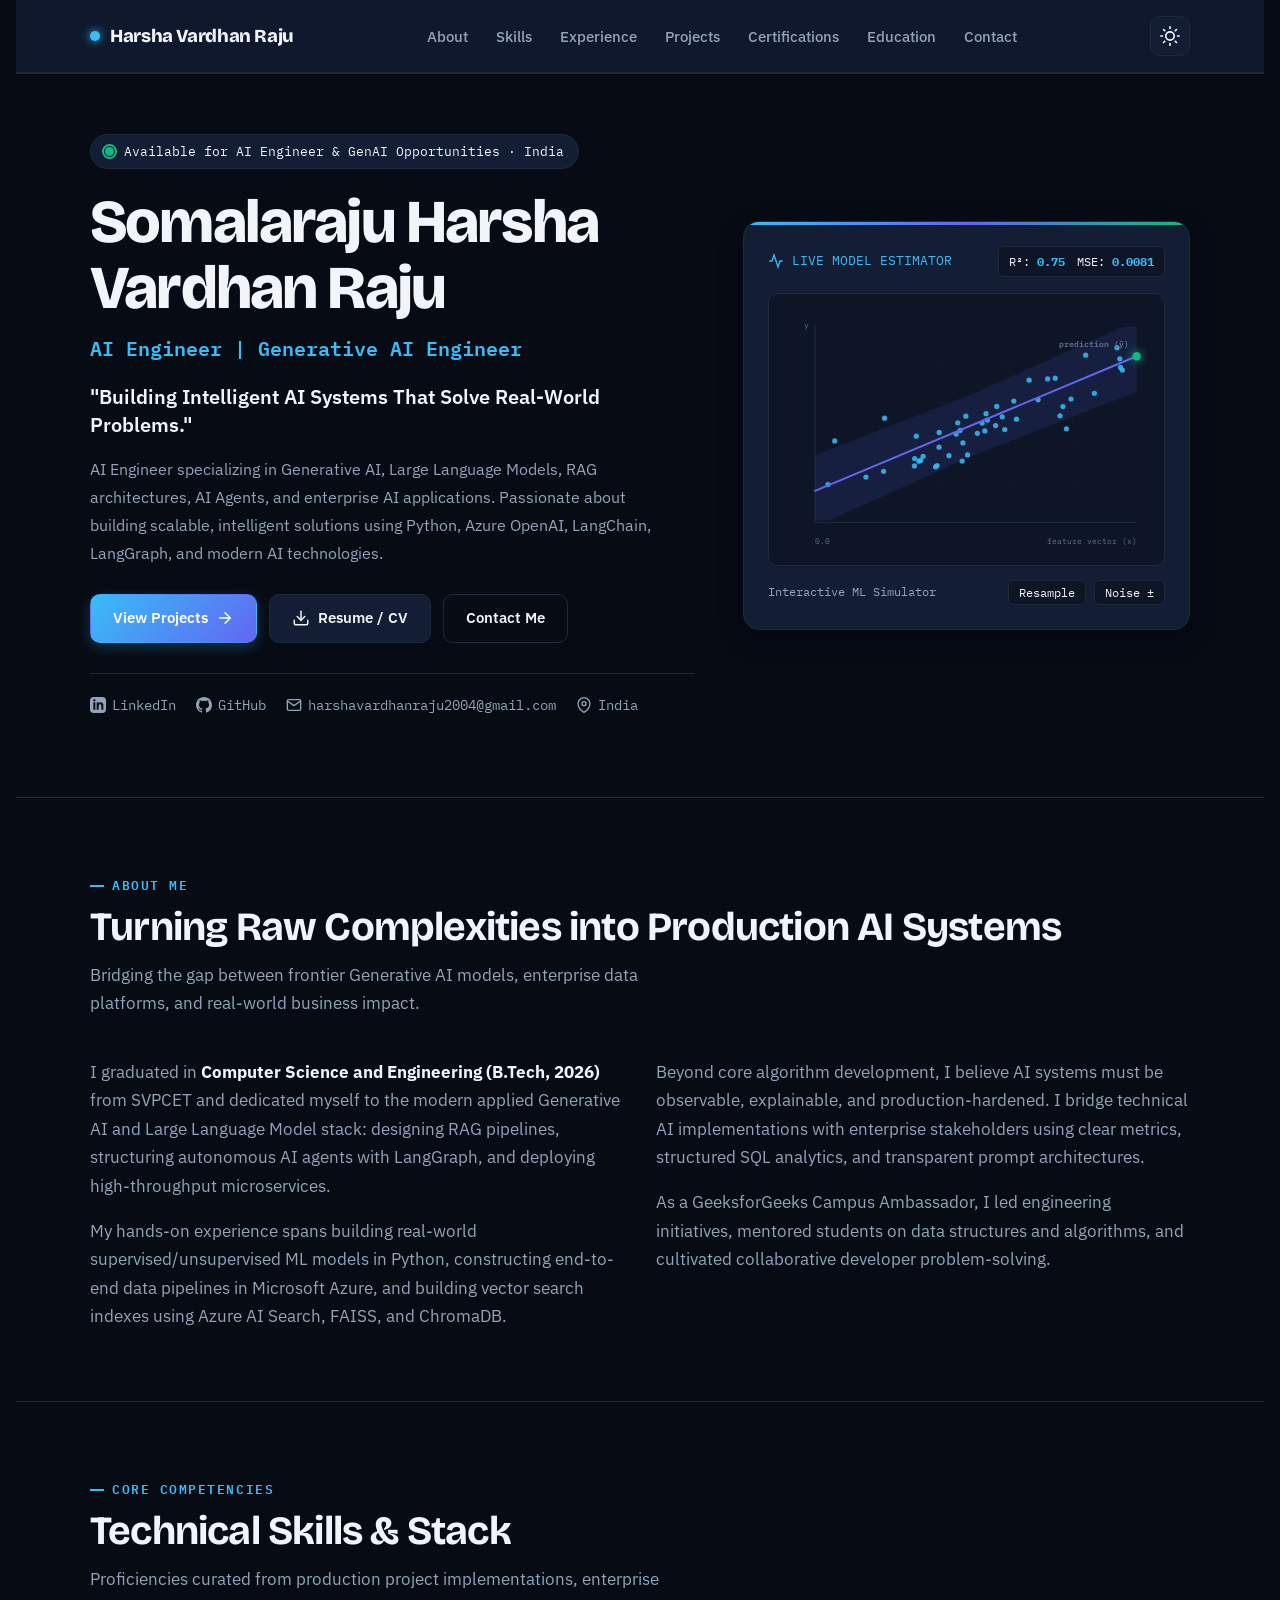
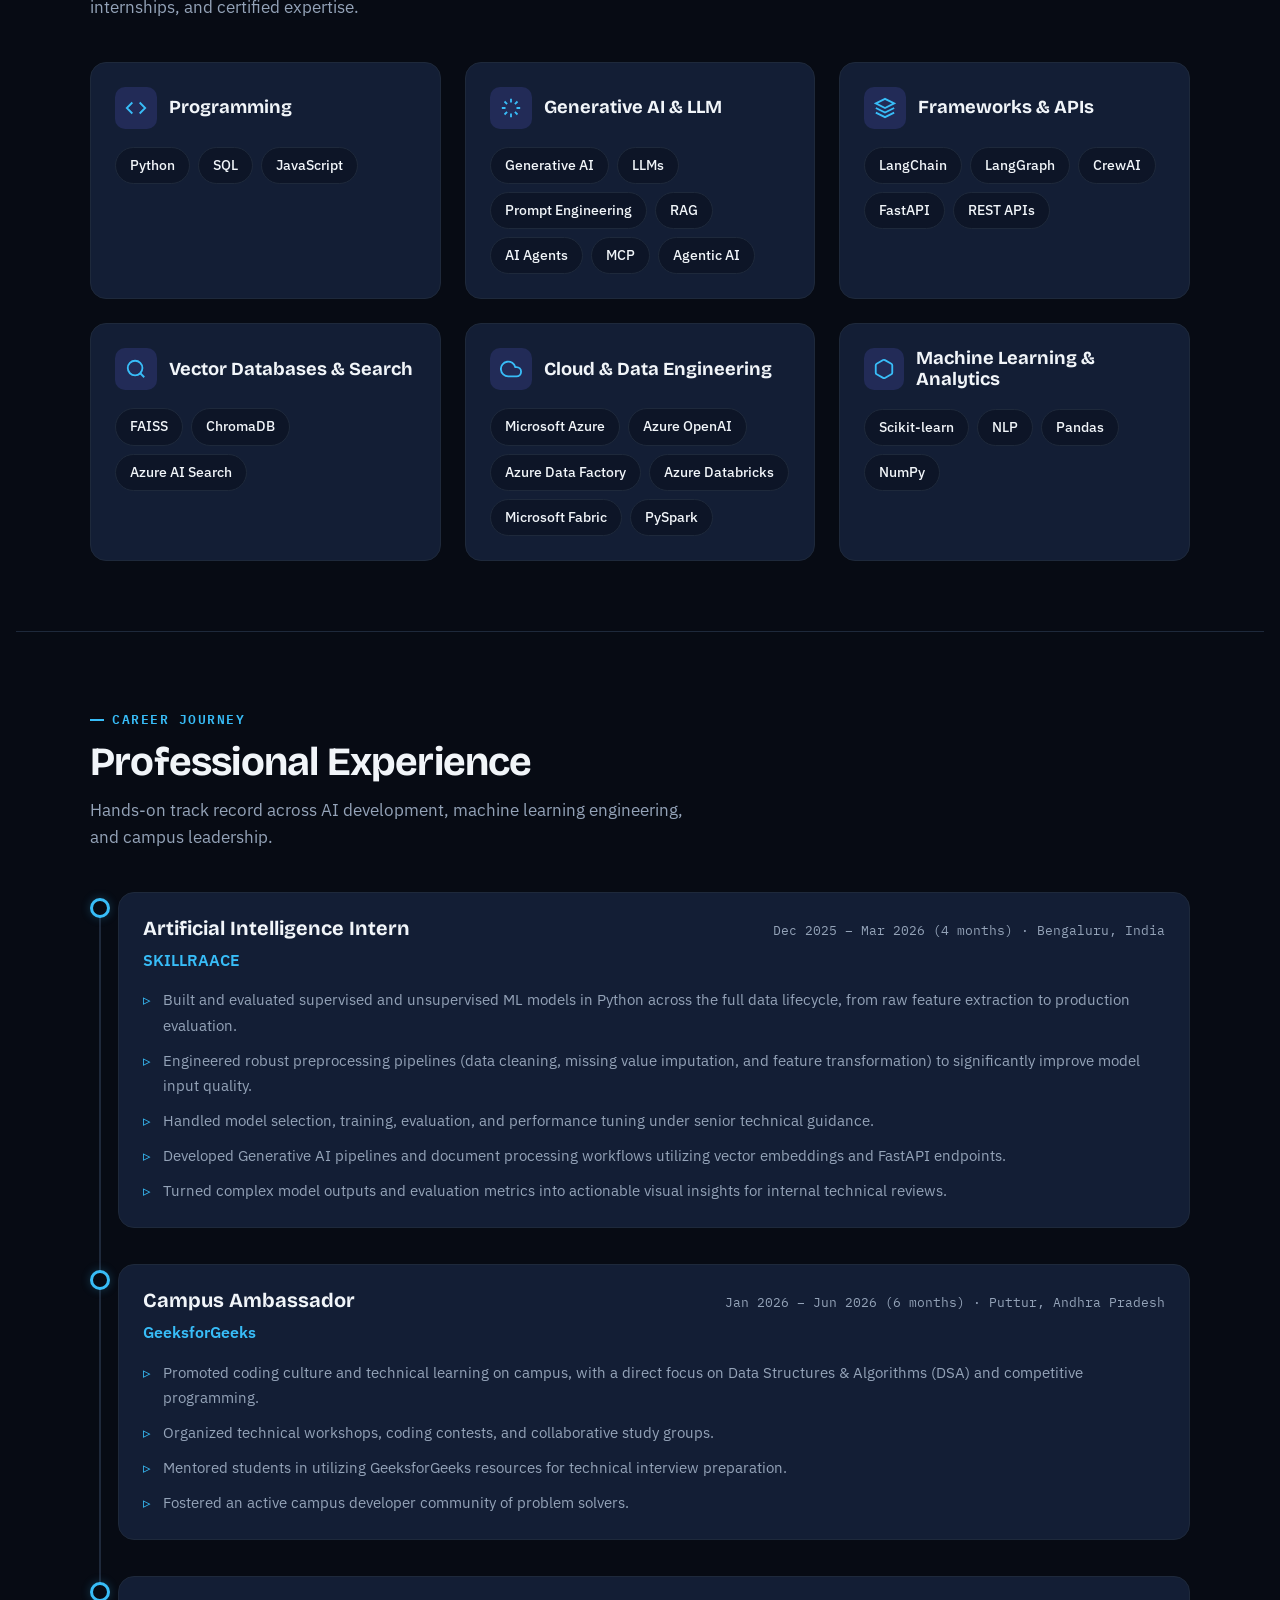
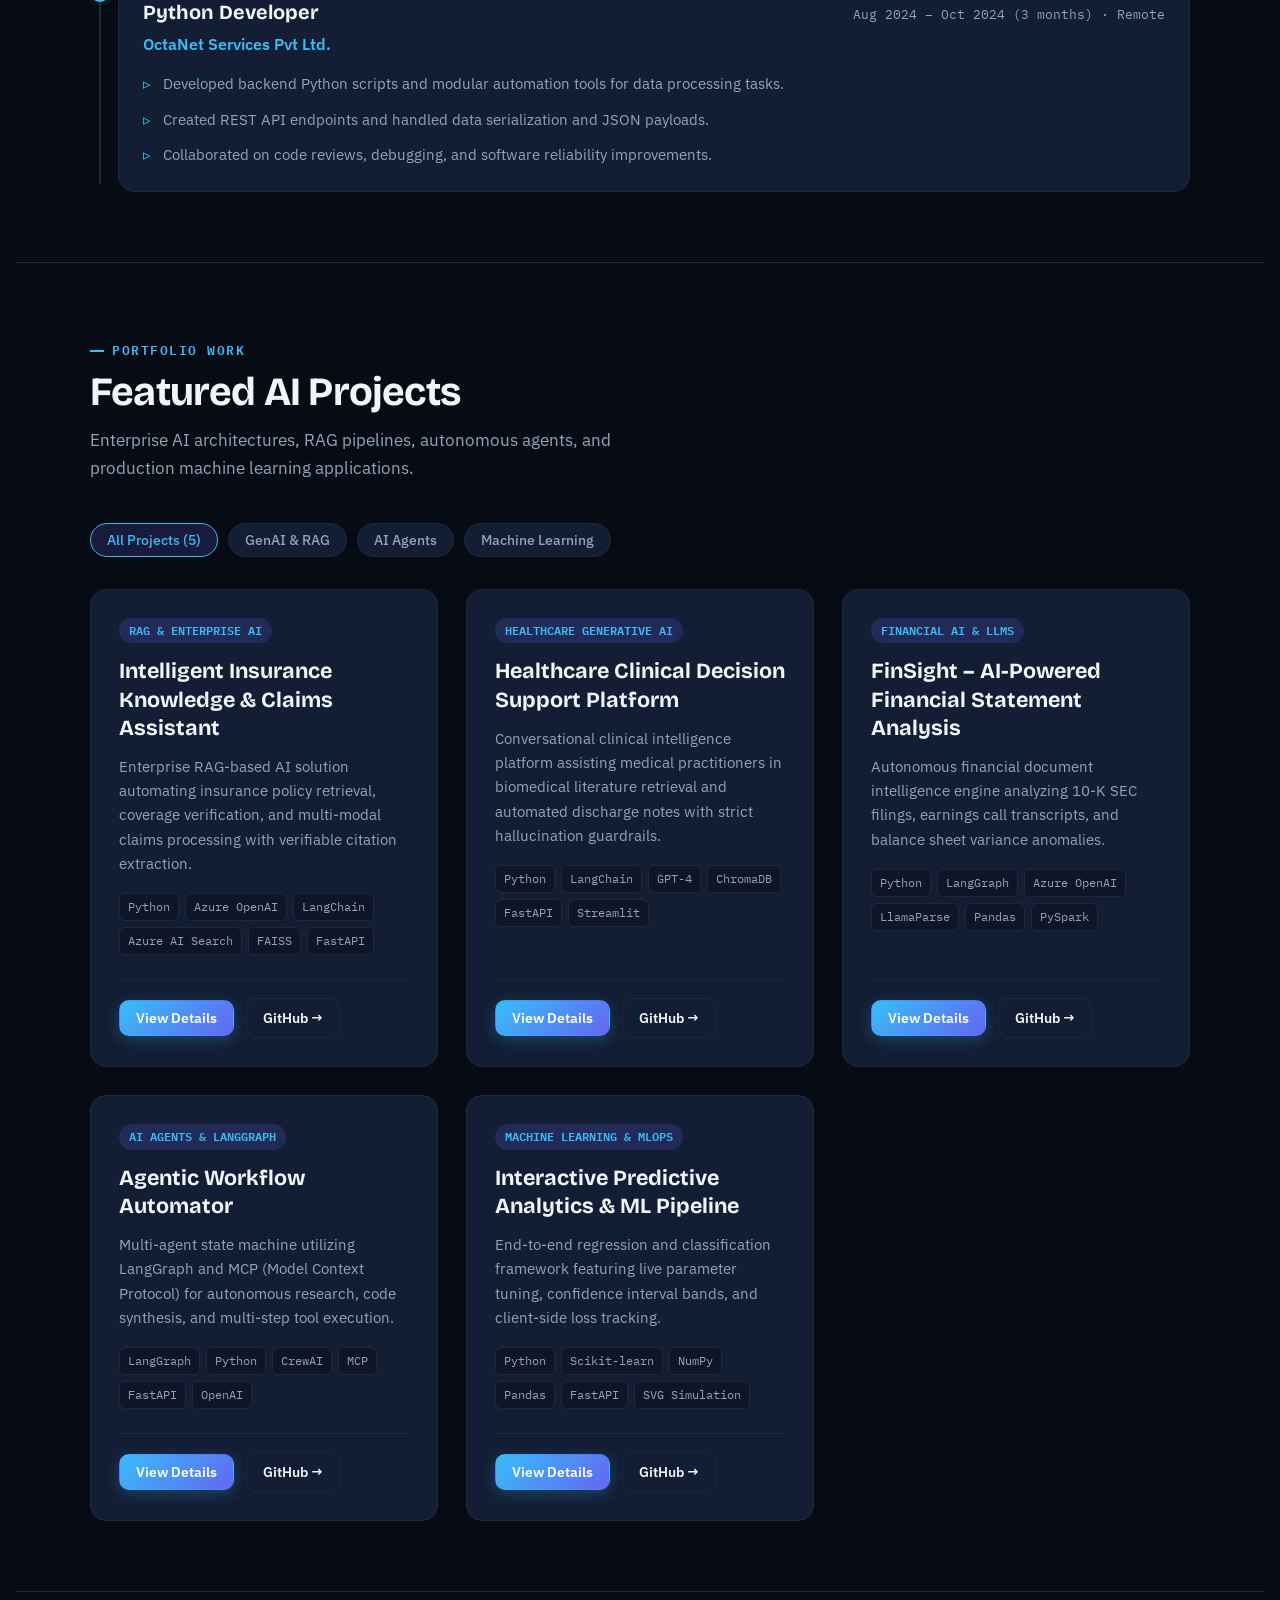
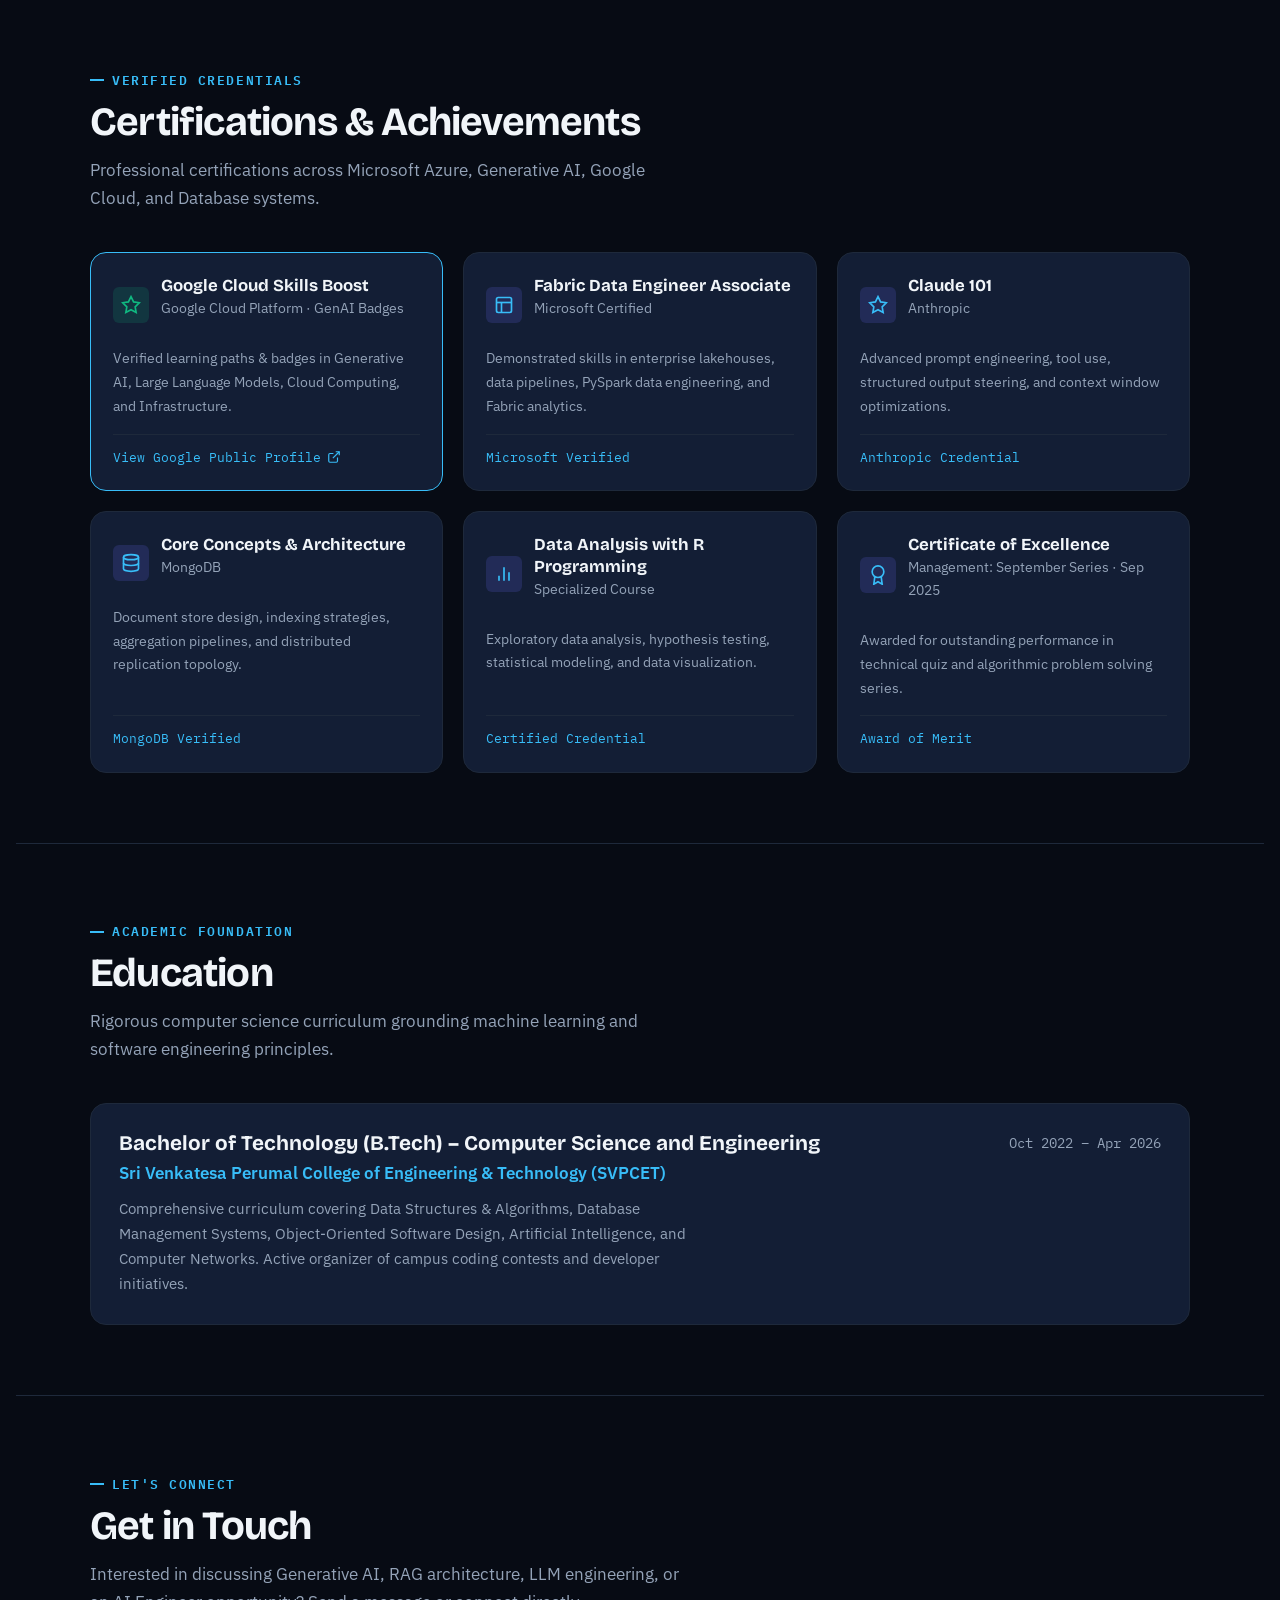
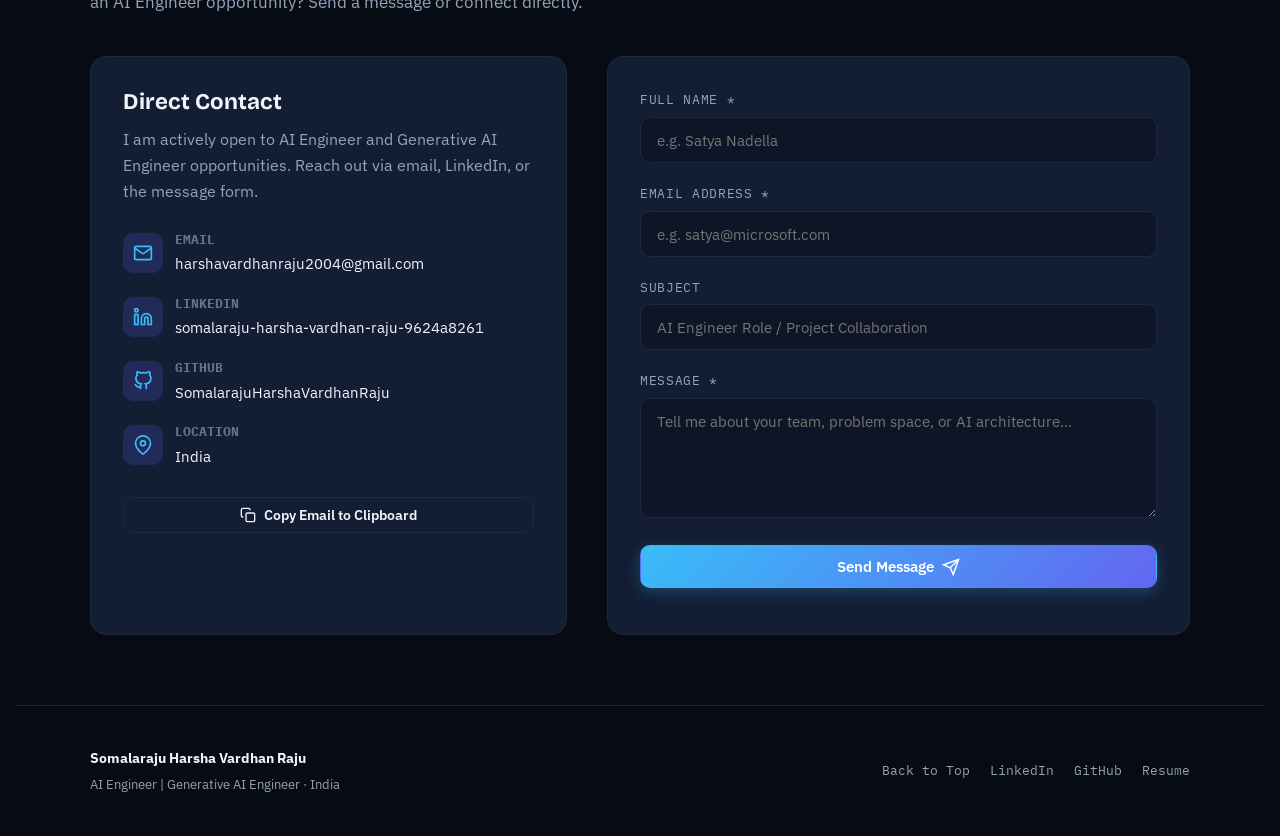
<file: index.html>
<!doctype html>
<html lang="en" data-theme="dark">
<head>
  <meta charset="utf-8">
  <meta name="viewport" content="width=device-width, initial-scale=1, viewport-fit=cover">
  
  <!-- Primary Meta Tags -->
  <title>Somalaraju Harsha Vardhan Raju | AI Engineer &amp; Generative AI Specialist</title>
  <meta name="title" content="Somalaraju Harsha Vardhan Raju | AI Engineer &amp; Generative AI Specialist">
  <meta name="description" content="AI Engineer specializing in Generative AI, Large Language Models, RAG architectures, AI Agents, and enterprise AI applications using Python, Azure OpenAI, LangChain, and LangGraph.">
  <meta name="keywords" content="AI Engineer, Generative AI Engineer, Python AI Developer, RAG Engineer, LangChain Developer, AI Agent Developer, Azure OpenAI Engineer, Harsha Vardhan Raju">
  <meta name="author" content="Somalaraju Harsha Vardhan Raju">
  <meta name="robots" content="index, follow">
  <meta name="theme-color" content="#070B14">

  <!-- Canonical URL -->
  <link rel="canonical" href="https://somalarajuharshavardhanraju.github.io/Protfolio/">

  <!-- Open Graph / Facebook -->
  <meta property="og:type" content="website">
  <meta property="og:url" content="https://somalarajuharshavardhanraju.github.io/Protfolio/">
  <meta property="og:title" content="Somalaraju Harsha Vardhan Raju | AI Engineer &amp; Generative AI Specialist">
  <meta property="og:description" content="AI Engineer specializing in Generative AI, Large Language Models, RAG architectures, AI Agents, and enterprise AI applications.">
  <meta property="og:image" content="assets/images/avatar.svg">
  <meta property="og:site_name" content="Harsha Vardhan Raju Portfolio">

  <!-- Twitter Card -->
  <meta property="twitter:card" content="summary_large_image">
  <meta property="twitter:url" content="https://somalarajuharshavardhanraju.github.io/Protfolio/">
  <meta property="twitter:title" content="Somalaraju Harsha Vardhan Raju | AI Engineer &amp; Generative AI Specialist">
  <meta property="twitter:description" content="AI Engineer specializing in Generative AI, Large Language Models, RAG architectures, AI Agents, and enterprise AI applications.">
  <meta property="twitter:image" content="assets/images/avatar.svg">

  <!-- Favicon -->
  <link rel="icon" type="image/svg+xml" href="assets/images/favicon.svg">

  <!-- Preconnect to Google Fonts -->
  <link rel="preconnect" href="https://fonts.googleapis.com">
  <link rel="preconnect" href="https://fonts.gstatic.com" crossorigin>
  <link href="https://fonts.googleapis.com/css2?family=Bricolage+Grotesque:opsz,wght@12..96,500;12..96,700;12..96,800&family=IBM+Plex+Sans:wght@400;500;600&family=IBM+Plex+Mono:wght@400;500;600&display=swap" rel="stylesheet">

  <!-- Core Stylesheet -->
  <link rel="stylesheet" href="assets/css/style.css">

  <style>
    .skip-link {
      position: absolute;
      top: -100px;
      left: 16px;
      background: var(--accent-primary);
      color: #FFFFFF;
      padding: 10px 18px;
      font-weight: 600;
      border-radius: 6px;
      z-index: 9999;
      transition: top 0.2s ease;
    }
    .skip-link:focus {
      top: 16px;
    }
  </style>

  <!-- Structured Data (JSON-LD) for SEO -->
  <script type="application/ld+json">
  {
    "@context": "https://schema.org",
    "@type": "Person",
    "name": "Somalaraju Harsha Vardhan Raju",
    "jobTitle": "AI Engineer & Generative AI Specialist",
    "description": "AI Engineer specializing in Generative AI, Large Language Models, RAG architectures, and AI Agents.",
    "url": "https://somalarajuharshavardhanraju.github.io/Protfolio/",
    "sameAs": [
      "https://www.linkedin.com/in/somalaraju-harsha-vardhan-raju-9624a8261/",
      "https://github.com/SomalarajuHarshaVardhanRaju",
      "https://www.skills.google/public_profiles/1b0c8002-e364-4b79-a100-64e649437c3b"
    ],
    "alumniOf": {
      "@type": "CollegeOrUniversity",
      "name": "Sri Venkatesa Perumal College of Engineering & Technology (SVPCET)"
    },
    "knowsAbout": [
      "Generative AI",
      "Large Language Models",
      "RAG (Retrieval-Augmented Generation)",
      "LangChain",
      "LangGraph",
      "Python",
      "Azure OpenAI",
      "Vector Databases",
      "FastAPI"
    ]
  }
  </script>
</head>

<body>
  <!-- Accessibility Skip Link -->
  <a href="#main-content" class="skip-link">Skip to main content</a>

  <!-- Top Sticky Navigation Bar -->
  <header class="site-header">
    <div class="wrap">
      <nav class="navbar" aria-label="Main Navigation">
        <a class="brand" href="#hero">
          <span class="brand-dot" aria-hidden="true"></span>
          <span>Harsha Vardhan Raju</span>
        </a>

        <!-- Desktop Navigation Links -->
        <ul class="nav-links">
          <li><a href="#about">About</a></li>
          <li><a href="#skills">Skills</a></li>
          <li><a href="#experience">Experience</a></li>
          <li><a href="#projects">Projects</a></li>
          <li><a href="#credentials">Certifications</a></li>
          <li><a href="#education">Education</a></li>
          <li><a href="#contact">Contact</a></li>
        </ul>

        <!-- Action Buttons: Theme Toggle & Mobile Menu -->
        <div class="nav-actions">
          <button id="theme-toggle" class="icon-btn" aria-label="Toggle light or dark theme" title="Toggle theme">
            <!-- Sun Icon (shown in dark mode) -->
            <svg id="theme-icon-sun" width="20" height="20" viewBox="0 0 24 24" fill="none" stroke="currentColor" stroke-width="2" stroke-linecap="round" stroke-linejoin="round">
              <circle cx="12" cy="12" r="5"></circle>
              <line x1="12" y1="1" x2="12" y2="3"></line>
              <line x1="12" y1="21" x2="12" y2="23"></line>
              <line x1="4.22" y1="4.22" x2="5.64" y2="5.64"></line>
              <line x1="18.36" y1="18.36" x2="19.78" y2="19.78"></line>
              <line x1="1" y1="12" x2="3" y2="12"></line>
              <line x1="21" y1="12" x2="23" y2="12"></line>
              <line x1="4.22" y1="19.78" x2="5.64" y2="18.36"></line>
              <line x1="18.36" y1="5.64" x2="19.78" y2="4.22"></line>
            </svg>
            <!-- Moon Icon (shown in light mode) -->
            <svg id="theme-icon-moon" style="display:none" width="20" height="20" viewBox="0 0 24 24" fill="none" stroke="currentColor" stroke-width="2" stroke-linecap="round" stroke-linejoin="round">
              <path d="M21 12.79A9 9 0 1 1 11.21 3 7 7 0 0 0 21 12.79z"></path>
            </svg>
          </button>

          <button id="mobile-menu-btn" class="icon-btn mobile-menu-btn" aria-label="Toggle navigation menu" aria-expanded="false">
            <svg width="22" height="22" viewBox="0 0 24 24" fill="none" stroke="currentColor" stroke-width="2" stroke-linecap="round" stroke-linejoin="round">
              <line x1="3" y1="12" x2="21" y2="12"></line>
              <line x1="3" y1="6" x2="21" y2="6"></line>
              <line x1="3" y1="18" x2="21" y2="18"></line>
            </svg>
          </button>
        </div>
      </nav>
    </div>

    <!-- Mobile Slide-Down Drawer -->
    <div id="mobile-nav" class="mobile-nav" aria-label="Mobile Navigation">
      <a href="#about">About</a>
      <a href="#skills">Skills</a>
      <a href="#experience">Experience</a>
      <a href="#projects">Projects</a>
      <a href="#credentials">Certifications</a>
      <a href="#education">Education</a>
      <a href="#contact">Contact</a>
    </div>
  </header>

  <!-- Main Content Landmark -->
  <main id="main-content">
    
    <!-- Hero Section -->
    <section id="hero" class="hero-section">
      <div class="wrap">
        <div class="hero-grid">
          <div>
            <!-- Status Badge -->
            <div class="status-badge">
              <span class="pulse-dot" aria-hidden="true"></span>
              <span>Available for AI Engineer &amp; GenAI Opportunities &middot; India</span>
            </div>

            <h1 class="hero-name">Somalaraju Harsha Vardhan Raju</h1>
            <div class="hero-title">AI Engineer | Generative AI Engineer</div>

            <div class="hero-headline">
              "Building Intelligent AI Systems That Solve Real-World Problems."
            </div>

            <p class="hero-bio">
              AI Engineer specializing in Generative AI, Large Language Models, RAG architectures, AI Agents, and enterprise AI applications. Passionate about building scalable, intelligent solutions using Python, Azure OpenAI, LangChain, LangGraph, and modern AI technologies.
            </p>

            <!-- Hero Action Buttons -->
            <div class="hero-ctas">
              <a href="#projects" class="btn primary">
                <span>View Projects</span>
                <svg width="18" height="18" viewBox="0 0 24 24" fill="none" stroke="currentColor" stroke-width="2" stroke-linecap="round" stroke-linejoin="round"><line x1="5" y1="12" x2="19" y2="12"></line><polyline points="12 5 19 12 12 19"></polyline></svg>
              </a>

              <a href="assets/docs/resume.html" target="_blank" rel="noopener" class="btn secondary">
                <svg width="18" height="18" viewBox="0 0 24 24" fill="none" stroke="currentColor" stroke-width="2" stroke-linecap="round" stroke-linejoin="round"><path d="M21 15v4a2 2 0 0 1-2 2H5a2 2 0 0 1-2-2v-4"></path><polyline points="7 10 12 15 17 10"></polyline><line x1="12" y1="15" x2="12" y2="3"></line></svg>
                <span>Resume / CV</span>
              </a>

              <a href="#contact" class="btn ghost">Contact Me</a>
            </div>

            <!-- Social and Meta Links -->
            <div class="hero-meta">
              <a class="hero-meta-item" href="https://www.linkedin.com/in/somalaraju-harsha-vardhan-raju-9624a8261/" target="_blank" rel="noopener" title="LinkedIn Profile">
                <svg width="16" height="16" viewBox="0 0 24 24" fill="currentColor"><path d="M19 0h-14c-2.761 0-5 2.239-5 5v14c0 2.761 2.239 5 5 5h14c2.762 0 5-2.239 5-5v-14c0-2.761-2.238-5-5-5zm-11 19h-3v-11h3v11zm-1.5-12.268c-.966 0-1.75-.79-1.75-1.764s.784-1.764 1.75-1.764 1.75.79 1.75 1.764-.783 1.764-1.75 1.764zm13.5 12.268h-3v-5.604c0-3.368-4-3.113-4 0v5.604h-3v-11h3v1.765c1.396-2.586 7-2.777 7 2.476v6.759z"/></svg>
                <span>LinkedIn</span>
              </a>

              <a class="hero-meta-item" href="https://github.com/SomalarajuHarshaVardhanRaju" target="_blank" rel="noopener" title="GitHub Repository Profile">
                <svg width="16" height="16" viewBox="0 0 24 24" fill="currentColor"><path d="M12 0c-6.626 0-12 5.373-12 12 0 5.302 3.438 9.8 8.207 11.387.599.111.793-.261.793-.577v-2.234c-3.338.726-4.033-1.416-4.033-1.416-.546-1.387-1.333-1.756-1.333-1.756-1.089-.745.083-.729.083-.729 1.205.084 1.839 1.237 1.839 1.237 1.07 1.834 2.807 1.304 3.492.997.107-.775.418-1.305.762-1.604-2.665-.305-5.467-1.334-5.467-5.931 0-1.311.469-2.381 1.236-3.221-.124-.303-.535-1.524.117-3.176 0 0 1.008-.322 3.301 1.23.957-.266 1.983-.399 3.003-.404 1.02.005 2.047.138 3.006.404 2.291-1.552 3.297-1.23 3.297-1.23.653 1.653.242 2.874.118 3.176.77.84 1.235 1.911 1.235 3.221 0 4.609-2.807 5.624-5.479 5.921.43.372.823 1.102.823 2.222v3.293c0 .319.192.694.801.576 4.765-1.589 8.199-6.086 8.199-11.386 0-6.627-5.373-12-12-12z"/></svg>
                <span>GitHub</span>
              </a>

              <a class="hero-meta-item" href="mailto:harshavardhanraju2004@gmail.com" title="Direct Email">
                <svg width="16" height="16" viewBox="0 0 24 24" fill="none" stroke="currentColor" stroke-width="2" stroke-linecap="round" stroke-linejoin="round"><path d="M4 4h16c1.1 0 2 .9 2 2v12c0 1.1-.9 2-2 2H4c-1.1 0-2-.9-2-2V6c0-1.1.9-2 2-2z"></path><polyline points="22,6 12,13 2,6"></polyline></svg>
                <span>harshavardhanraju2004@gmail.com</span>
              </a>

              <span class="hero-meta-item">
                <svg width="16" height="16" viewBox="0 0 24 24" fill="none" stroke="currentColor" stroke-width="2" stroke-linecap="round" stroke-linejoin="round"><path d="M21 10c0 7-9 13-9 13s-9-6-9-13a9 9 0 0 1 18 0z"></path><circle cx="12" cy="10" r="3"></circle></svg>
                <span>India</span>
              </span>
            </div>
          </div>

          <!-- Hero Visual: Interactive Live ML/Prediction Sandbox -->
          <div class="hero-visual">
            <div class="visual-header">
              <span class="visual-title">
                <svg width="16" height="16" viewBox="0 0 24 24" fill="none" stroke="currentColor" stroke-width="2"><polyline points="22 12 18 12 15 21 9 3 6 12 2 12"></polyline></svg>
                Live Model Estimator
              </span>
              <div class="hud-metrics">
                <span class="hud-metric">R&sup2;: <strong id="metric-r2">0.94</strong></span>
                <span class="hud-metric">MSE: <strong id="metric-mse">0.0038</strong></span>
              </div>
            </div>

            <div class="plot-container">
              <svg id="plot" viewBox="0 0 480 320" role="img" aria-label="Interactive scatter plot with regression model and 95% confidence intervals"></svg>
            </div>

            <div class="visual-controls">
              <span>Interactive ML Simulator</span>
              <div class="control-btns">
                <button type="button" id="btn-regen-data" class="btn-micro" title="Reseed dataset">Resample</button>
                <button type="button" id="btn-toggle-noise" class="btn-micro" title="Adjust noise level">Noise &plusmn;</button>
              </div>
            </div>
          </div>
        </div>
      </div>
    </section>

    <!-- About Section -->
    <section id="about">
      <div class="wrap">
        <div class="section-label">About Me</div>
        <h2 class="section-title">Turning Raw Complexities into Production AI Systems</h2>
        <p class="section-desc">
          Bridging the gap between frontier Generative AI models, enterprise data platforms, and real-world business impact.
        </p>

        <div style="display:grid; grid-template-columns: repeat(auto-fit, minmax(320px, 1fr)); gap: 32px; font-size: 1.05rem; line-height: 1.7; color: var(--fg-secondary);">
          <div>
            <p style="margin-bottom: 16px;">
              I graduated in <strong style="color:var(--fg-primary);">Computer Science and Engineering (B.Tech, 2026)</strong> from SVPCET and dedicated myself to the modern applied Generative AI and Large Language Model stack: designing RAG pipelines, structuring autonomous AI agents with LangGraph, and deploying high-throughput microservices.
            </p>
            <p>
              My hands-on experience spans building real-world supervised/unsupervised ML models in Python, constructing end-to-end data pipelines in Microsoft Azure, and building vector search indexes using Azure AI Search, FAISS, and ChromaDB.
            </p>
          </div>
          <div>
            <p style="margin-bottom: 16px;">
              Beyond core algorithm development, I believe AI systems must be observable, explainable, and production-hardened. I bridge technical AI implementations with enterprise stakeholders using clear metrics, structured SQL analytics, and transparent prompt architectures.
            </p>
            <p>
              As a GeeksforGeeks Campus Ambassador, I led engineering initiatives, mentored students on data structures and algorithms, and cultivated collaborative developer problem-solving.
            </p>
          </div>
        </div>
      </div>
    </section>

    <!-- Technical Skills Section -->
    <section id="skills">
      <div class="wrap">
        <div class="section-label">Core Competencies</div>
        <h2 class="section-title">Technical Skills &amp; Stack</h2>
        <p class="section-desc">
          Proficiencies curated from production project implementations, enterprise internships, and certified expertise.
        </p>

        <div class="skills-grid">
          <!-- Programming -->
          <div class="skill-card">
            <div class="skill-card-header">
              <div class="skill-icon-wrapper" aria-hidden="true">
                <svg width="22" height="22" viewBox="0 0 24 24" fill="none" stroke="currentColor" stroke-width="2"><polyline points="16 18 22 12 16 6"></polyline><polyline points="8 6 2 12 8 18"></polyline></svg>
              </div>
              <h3 class="skill-card-title">Programming</h3>
            </div>
            <ul class="skill-chips">
              <li class="skill-chip">Python</li>
              <li class="skill-chip">SQL</li>
              <li class="skill-chip">JavaScript</li>
            </ul>
          </div>

          <!-- Generative AI & LLM -->
          <div class="skill-card">
            <div class="skill-card-header">
              <div class="skill-icon-wrapper" aria-hidden="true">
                <svg width="22" height="22" viewBox="0 0 24 24" fill="none" stroke="currentColor" stroke-width="2"><path d="M12 2v4M12 18v4M4.93 4.93l2.83 2.83M16.24 16.24l2.83 2.83M2 12h4M18 12h4M4.93 19.07l2.83-2.83M16.24 7.76l2.83-2.83"></path></svg>
              </div>
              <h3 class="skill-card-title">Generative AI &amp; LLM</h3>
            </div>
            <ul class="skill-chips">
              <li class="skill-chip">Generative AI</li>
              <li class="skill-chip">LLMs</li>
              <li class="skill-chip">Prompt Engineering</li>
              <li class="skill-chip">RAG</li>
              <li class="skill-chip">AI Agents</li>
              <li class="skill-chip">MCP</li>
              <li class="skill-chip">Agentic AI</li>
            </ul>
          </div>

          <!-- Frameworks -->
          <div class="skill-card">
            <div class="skill-card-header">
              <div class="skill-icon-wrapper" aria-hidden="true">
                <svg width="22" height="22" viewBox="0 0 24 24" fill="none" stroke="currentColor" stroke-width="2"><polygon points="12 2 2 7 12 12 22 7 12 2"></polygon><polyline points="2 17 12 22 22 17"></polyline><polyline points="2 12 12 17 22 12"></polyline></svg>
              </div>
              <h3 class="skill-card-title">Frameworks &amp; APIs</h3>
            </div>
            <ul class="skill-chips">
              <li class="skill-chip">LangChain</li>
              <li class="skill-chip">LangGraph</li>
              <li class="skill-chip">CrewAI</li>
              <li class="skill-chip">FastAPI</li>
              <li class="skill-chip">REST APIs</li>
            </ul>
          </div>

          <!-- Vector Databases & Search -->
          <div class="skill-card">
            <div class="skill-card-header">
              <div class="skill-icon-wrapper" aria-hidden="true">
                <svg width="22" height="22" viewBox="0 0 24 24" fill="none" stroke="currentColor" stroke-width="2"><circle cx="11" cy="11" r="8"></circle><line x1="21" y1="21" x2="16.65" y2="16.65"></line></svg>
              </div>
              <h3 class="skill-card-title">Vector Databases &amp; Search</h3>
            </div>
            <ul class="skill-chips">
              <li class="skill-chip">FAISS</li>
              <li class="skill-chip">ChromaDB</li>
              <li class="skill-chip">Azure AI Search</li>
            </ul>
          </div>

          <!-- Cloud & Data -->
          <div class="skill-card">
            <div class="skill-card-header">
              <div class="skill-icon-wrapper" aria-hidden="true">
                <svg width="22" height="22" viewBox="0 0 24 24" fill="none" stroke="currentColor" stroke-width="2"><path d="M18 10h-1.26A8 8 0 1 0 9 20h9a5 5 0 0 0 0-10z"></path></svg>
              </div>
              <h3 class="skill-card-title">Cloud &amp; Data Engineering</h3>
            </div>
            <ul class="skill-chips">
              <li class="skill-chip">Microsoft Azure</li>
              <li class="skill-chip">Azure OpenAI</li>
              <li class="skill-chip">Azure Data Factory</li>
              <li class="skill-chip">Azure Databricks</li>
              <li class="skill-chip">Microsoft Fabric</li>
              <li class="skill-chip">PySpark</li>
            </ul>
          </div>

          <!-- Machine Learning -->
          <div class="skill-card">
            <div class="skill-card-header">
              <div class="skill-icon-wrapper" aria-hidden="true">
                <svg width="22" height="22" viewBox="0 0 24 24" fill="none" stroke="currentColor" stroke-width="2"><path d="M21 16V8a2 2 0 0 0-1-1.73l-7-4a2 2 0 0 0-2 0l-7 4A2 2 0 0 0 3 8v8a2 2 0 0 0 1 1.73l7 4a2 2 0 0 0 2 0l7-4A2 2 0 0 0 21 16z"></path></svg>
              </div>
              <h3 class="skill-card-title">Machine Learning &amp; Analytics</h3>
            </div>
            <ul class="skill-chips">
              <li class="skill-chip">Scikit-learn</li>
              <li class="skill-chip">NLP</li>
              <li class="skill-chip">Pandas</li>
              <li class="skill-chip">NumPy</li>
            </ul>
          </div>
        </div>
      </div>
    </section>

    <!-- Professional Experience Section -->
    <section id="experience">
      <div class="wrap">
        <div class="section-label">Career Journey</div>
        <h2 class="section-title">Professional Experience</h2>
        <p class="section-desc">
          Hands-on track record across AI development, machine learning engineering, and campus leadership.
        </p>

        <div class="experience-timeline">
          <!-- SKILLRAACE -->
          <div class="exp-item">
            <div class="exp-node" aria-hidden="true"></div>
            <div class="exp-content">
              <div class="exp-header">
                <h3 class="exp-role">Artificial Intelligence Intern</h3>
                <span class="exp-meta">Dec 2025 &ndash; Mar 2026 (4 months) &middot; Bengaluru, India</span>
              </div>
              <div class="exp-org">SKILLRAACE</div>
              <ul class="exp-bullets">
                <li>Built and evaluated supervised and unsupervised ML models in Python across the full data lifecycle, from raw feature extraction to production evaluation.</li>
                <li>Engineered robust preprocessing pipelines (data cleaning, missing value imputation, and feature transformation) to significantly improve model input quality.</li>
                <li>Handled model selection, training, evaluation, and performance tuning under senior technical guidance.</li>
                <li>Developed Generative AI pipelines and document processing workflows utilizing vector embeddings and FastAPI endpoints.</li>
                <li>Turned complex model outputs and evaluation metrics into actionable visual insights for internal technical reviews.</li>
              </ul>
            </div>
          </div>

          <!-- GeeksforGeeks -->
          <div class="exp-item">
            <div class="exp-node" aria-hidden="true"></div>
            <div class="exp-content">
              <div class="exp-header">
                <h3 class="exp-role">Campus Ambassador</h3>
                <span class="exp-meta">Jan 2026 &ndash; Jun 2026 (6 months) &middot; Puttur, Andhra Pradesh</span>
              </div>
              <div class="exp-org">GeeksforGeeks</div>
              <ul class="exp-bullets">
                <li>Promoted coding culture and technical learning on campus, with a direct focus on Data Structures &amp; Algorithms (DSA) and competitive programming.</li>
                <li>Organized technical workshops, coding contests, and collaborative study groups.</li>
                <li>Mentored students in utilizing GeeksforGeeks resources for technical interview preparation.</li>
                <li>Fostered an active campus developer community of problem solvers.</li>
              </ul>
            </div>
          </div>

          <!-- OctaNet -->
          <div class="exp-item">
            <div class="exp-node" aria-hidden="true"></div>
            <div class="exp-content">
              <div class="exp-header">
                <h3 class="exp-role">Python Developer</h3>
                <span class="exp-meta">Aug 2024 &ndash; Oct 2024 (3 months) &middot; Remote</span>
              </div>
              <div class="exp-org">OctaNet Services Pvt Ltd.</div>
              <ul class="exp-bullets">
                <li>Developed backend Python scripts and modular automation tools for data processing tasks.</li>
                <li>Created REST API endpoints and handled data serialization and JSON payloads.</li>
                <li>Collaborated on code reviews, debugging, and software reliability improvements.</li>
              </ul>
            </div>
          </div>
        </div>
      </div>
    </section>

    <!-- Featured Projects Section -->
    <section id="projects">
      <div class="wrap">
        <div class="section-label">Portfolio Work</div>
        <h2 class="section-title">Featured AI Projects</h2>
        <p class="section-desc">
          Enterprise AI architectures, RAG pipelines, autonomous agents, and production machine learning applications.
        </p>

        <!-- Category Filter Tabs -->
        <div class="filter-bar" role="tablist" aria-label="Project Categories">
          <button class="filter-btn active" data-filter="all" role="tab" aria-selected="true">All Projects (5)</button>
          <button class="filter-btn" data-filter="rag" role="tab" aria-selected="false">GenAI &amp; RAG</button>
          <button class="filter-btn" data-filter="agents" role="tab" aria-selected="false">AI Agents</button>
          <button class="filter-btn" data-filter="ml" role="tab" aria-selected="false">Machine Learning</button>
        </div>

        <div class="projects-grid">
          <!-- Project 1: Insurance RAG -->
          <article class="project-card" data-category="rag enterprise">
            <div>
              <div class="project-card-header">
                <span class="project-badge">RAG &amp; Enterprise AI</span>
              </div>
              <h3 class="project-title">Intelligent Insurance Knowledge &amp; Claims Assistant</h3>
              <p class="project-desc">
                Enterprise RAG-based AI solution automating insurance policy retrieval, coverage verification, and multi-modal claims processing with verifiable citation extraction.
              </p>
              <div class="project-tech">
                <span class="tech-tag">Python</span>
                <span class="tech-tag">Azure OpenAI</span>
                <span class="tech-tag">LangChain</span>
                <span class="tech-tag">Azure AI Search</span>
                <span class="tech-tag">FAISS</span>
                <span class="tech-tag">FastAPI</span>
              </div>
            </div>
            <div class="project-actions">
              <button class="btn primary btn-sm" data-project-trigger="insurance-rag">View Details</button>
              <a href="https://github.com/SomalarajuHarshaVardhanRaju" target="_blank" rel="noopener" class="btn ghost btn-sm">GitHub &rarr;</a>
            </div>
          </article>

          <!-- Project 2: Healthcare GenAI -->
          <article class="project-card" data-category="rag healthcare">
            <div>
              <div class="project-card-header">
                <span class="project-badge">Healthcare Generative AI</span>
              </div>
              <h3 class="project-title">Healthcare Clinical Decision Support Platform</h3>
              <p class="project-desc">
                Conversational clinical intelligence platform assisting medical practitioners in biomedical literature retrieval and automated discharge notes with strict hallucination guardrails.
              </p>
              <div class="project-tech">
                <span class="tech-tag">Python</span>
                <span class="tech-tag">LangChain</span>
                <span class="tech-tag">GPT-4</span>
                <span class="tech-tag">ChromaDB</span>
                <span class="tech-tag">FastAPI</span>
                <span class="tech-tag">Streamlit</span>
              </div>
            </div>
            <div class="project-actions">
              <button class="btn primary btn-sm" data-project-trigger="healthcare-genai">View Details</button>
              <a href="https://github.com/SomalarajuHarshaVardhanRaju" target="_blank" rel="noopener" class="btn ghost btn-sm">GitHub &rarr;</a>
            </div>
          </article>

          <!-- Project 3: FinSight -->
          <article class="project-card" data-category="agents rag finance">
            <div>
              <div class="project-card-header">
                <span class="project-badge">Financial AI &amp; LLMs</span>
              </div>
              <h3 class="project-title">FinSight &ndash; AI-Powered Financial Statement Analysis</h3>
              <p class="project-desc">
                Autonomous financial document intelligence engine analyzing 10-K SEC filings, earnings call transcripts, and balance sheet variance anomalies.
              </p>
              <div class="project-tech">
                <span class="tech-tag">Python</span>
                <span class="tech-tag">LangGraph</span>
                <span class="tech-tag">Azure OpenAI</span>
                <span class="tech-tag">LlamaParse</span>
                <span class="tech-tag">Pandas</span>
                <span class="tech-tag">PySpark</span>
              </div>
            </div>
            <div class="project-actions">
              <button class="btn primary btn-sm" data-project-trigger="finsight">View Details</button>
              <a href="https://github.com/SomalarajuHarshaVardhanRaju" target="_blank" rel="noopener" class="btn ghost btn-sm">GitHub &rarr;</a>
            </div>
          </article>

          <!-- Project 4: Agentic Workflow -->
          <article class="project-card" data-category="agents">
            <div>
              <div class="project-card-header">
                <span class="project-badge">AI Agents &amp; LangGraph</span>
              </div>
              <h3 class="project-title">Agentic Workflow Automator</h3>
              <p class="project-desc">
                Multi-agent state machine utilizing LangGraph and MCP (Model Context Protocol) for autonomous research, code synthesis, and multi-step tool execution.
              </p>
              <div class="project-tech">
                <span class="tech-tag">LangGraph</span>
                <span class="tech-tag">Python</span>
                <span class="tech-tag">CrewAI</span>
                <span class="tech-tag">MCP</span>
                <span class="tech-tag">FastAPI</span>
                <span class="tech-tag">OpenAI</span>
              </div>
            </div>
            <div class="project-actions">
              <button class="btn primary btn-sm" data-project-trigger="agentic-workflows">View Details</button>
              <a href="https://github.com/SomalarajuHarshaVardhanRaju" target="_blank" rel="noopener" class="btn ghost btn-sm">GitHub &rarr;</a>
            </div>
          </article>

          <!-- Project 5: Interactive ML Pipeline -->
          <article class="project-card" data-category="ml">
            <div>
              <div class="project-card-header">
                <span class="project-badge">Machine Learning &amp; MLOps</span>
              </div>
              <h3 class="project-title">Interactive Predictive Analytics &amp; ML Pipeline</h3>
              <p class="project-desc">
                End-to-end regression and classification framework featuring live parameter tuning, confidence interval bands, and client-side loss tracking.
              </p>
              <div class="project-tech">
                <span class="tech-tag">Python</span>
                <span class="tech-tag">Scikit-learn</span>
                <span class="tech-tag">NumPy</span>
                <span class="tech-tag">Pandas</span>
                <span class="tech-tag">FastAPI</span>
                <span class="tech-tag">SVG Simulation</span>
              </div>
            </div>
            <div class="project-actions">
              <button class="btn primary btn-sm" data-project-trigger="ml-pipeline">View Details</button>
              <a href="https://github.com/SomalarajuHarshaVardhanRaju" target="_blank" rel="noopener" class="btn ghost btn-sm">GitHub &rarr;</a>
            </div>
          </article>
        </div>
      </div>
    </section>

    <!-- Certifications & Achievements Section -->
    <section id="credentials">
      <div class="wrap">
        <div class="section-label">Verified Credentials</div>
        <h2 class="section-title">Certifications &amp; Achievements</h2>
        <p class="section-desc">
          Professional certifications across Microsoft Azure, Generative AI, Google Cloud, and Database systems.
        </p>

        <div class="cert-grid">
          <!-- Google Cloud Skills Boost (Featured) -->
          <div class="cert-card" style="border-color: var(--accent-primary);">
            <div>
              <div class="cert-header">
                <div class="cert-icon" style="background: rgba(16, 185, 129, 0.15); color: #10B981;">
                  <svg width="20" height="20" viewBox="0 0 24 24" fill="none" stroke="currentColor" stroke-width="2"><path d="M12 2l3.09 6.26L22 9.27l-5 4.87 1.18 6.88L12 17.77l-6.18 3.25L7 14.14 2 9.27l6.91-1.01L12 2z"></path></svg>
                </div>
                <div>
                  <h3 class="cert-name">Google Cloud Skills Boost</h3>
                  <div class="cert-issuer">Google Cloud Platform &middot; GenAI Badges</div>
                </div>
              </div>
              <p style="font-size: 0.9rem; color: var(--fg-secondary); margin-bottom: 16px;">
                Verified learning paths &amp; badges in Generative AI, Large Language Models, Cloud Computing, and Infrastructure.
              </p>
            </div>
            <div class="cert-footer">
              <a href="https://www.skills.google/public_profiles/1b0c8002-e364-4b79-a100-64e649437c3b" target="_blank" rel="noopener" style="display:inline-flex; align-items:center; gap:6px;">
                <span>View Google Public Profile</span>
                <svg width="14" height="14" viewBox="0 0 24 24" fill="none" stroke="currentColor" stroke-width="2"><path d="M18 13v6a2 2 0 0 1-2 2H5a2 2 0 0 1-2-2V8a2 2 0 0 1 2-2h6"></path><polyline points="15 3 21 3 21 9"></polyline><line x1="10" y1="14" x2="21" y2="3"></line></svg>
              </a>
            </div>
          </div>

          <!-- Microsoft Certified -->
          <div class="cert-card">
            <div>
              <div class="cert-header">
                <div class="cert-icon">
                  <svg width="20" height="20" viewBox="0 0 24 24" fill="none" stroke="currentColor" stroke-width="2"><rect x="3" y="3" width="18" height="18" rx="2" ry="2"></rect><line x1="3" y1="9" x2="21" y2="9"></line><line x1="9" y1="21" x2="9" y2="9"></line></svg>
                </div>
                <div>
                  <h3 class="cert-name">Fabric Data Engineer Associate</h3>
                  <div class="cert-issuer">Microsoft Certified</div>
                </div>
              </div>
              <p style="font-size: 0.9rem; color: var(--fg-secondary); margin-bottom: 16px;">
                Demonstrated skills in enterprise lakehouses, data pipelines, PySpark data engineering, and Fabric analytics.
              </p>
            </div>
            <div class="cert-footer">
              <span>Microsoft Verified</span>
            </div>
          </div>

          <!-- Claude 101 -->
          <div class="cert-card">
            <div>
              <div class="cert-header">
                <div class="cert-icon">
                  <svg width="20" height="20" viewBox="0 0 24 24" fill="none" stroke="currentColor" stroke-width="2"><polygon points="12 2 15.09 8.26 22 9.27 17 14.14 18.18 21.02 12 17.77 5.82 21.02 7 14.14 2 9.27 8.91 8.26 12 2"></polygon></svg>
                </div>
                <div>
                  <h3 class="cert-name">Claude 101</h3>
                  <div class="cert-issuer">Anthropic</div>
                </div>
              </div>
              <p style="font-size: 0.9rem; color: var(--fg-secondary); margin-bottom: 16px;">
                Advanced prompt engineering, tool use, structured output steering, and context window optimizations.
              </p>
            </div>
            <div class="cert-footer">
              <span>Anthropic Credential</span>
            </div>
          </div>

          <!-- MongoDB Overview -->
          <div class="cert-card">
            <div>
              <div class="cert-header">
                <div class="cert-icon">
                  <svg width="20" height="20" viewBox="0 0 24 24" fill="none" stroke="currentColor" stroke-width="2"><ellipse cx="12" cy="5" rx="9" ry="3"></ellipse><path d="M21 12c0 1.66-4 3-9 3s-9-1.34-9-3"></path><path d="M3 5v14c0 1.66 4 3 9 3s9-1.34 9-3V5"></path></svg>
                </div>
                <div>
                  <h3 class="cert-name">Core Concepts &amp; Architecture</h3>
                  <div class="cert-issuer">MongoDB</div>
                </div>
              </div>
              <p style="font-size: 0.9rem; color: var(--fg-secondary); margin-bottom: 16px;">
                Document store design, indexing strategies, aggregation pipelines, and distributed replication topology.
              </p>
            </div>
            <div class="cert-footer">
              <span>MongoDB Verified</span>
            </div>
          </div>

          <!-- Data Analysis with R -->
          <div class="cert-card">
            <div>
              <div class="cert-header">
                <div class="cert-icon">
                  <svg width="20" height="20" viewBox="0 0 24 24" fill="none" stroke="currentColor" stroke-width="2"><line x1="18" y1="20" x2="18" y2="10"></line><line x1="12" y1="20" x2="12" y2="4"></line><line x1="6" y1="20" x2="6" y2="14"></line></svg>
                </div>
                <div>
                  <h3 class="cert-name">Data Analysis with R Programming</h3>
                  <div class="cert-issuer">Specialized Course</div>
                </div>
              </div>
              <p style="font-size: 0.9rem; color: var(--fg-secondary); margin-bottom: 16px;">
                Exploratory data analysis, hypothesis testing, statistical modeling, and data visualization.
              </p>
            </div>
            <div class="cert-footer">
              <span>Certified Credential</span>
            </div>
          </div>

          <!-- Certificate of Excellence -->
          <div class="cert-card">
            <div>
              <div class="cert-header">
                <div class="cert-icon">
                  <svg width="20" height="20" viewBox="0 0 24 24" fill="none" stroke="currentColor" stroke-width="2"><circle cx="12" cy="8" r="7"></circle><polyline points="8.21 13.89 7 23 12 20 17 23 15.79 13.88"></polyline></svg>
                </div>
                <div>
                  <h3 class="cert-name">Certificate of Excellence</h3>
                  <div class="cert-issuer">Management: September Series &middot; Sep 2025</div>
                </div>
              </div>
              <p style="font-size: 0.9rem; color: var(--fg-secondary); margin-bottom: 16px;">
                Awarded for outstanding performance in technical quiz and algorithmic problem solving series.
              </p>
            </div>
            <div class="cert-footer">
              <span>Award of Merit</span>
            </div>
          </div>
        </div>
      </div>
    </section>

    <!-- Education Section -->
    <section id="education">
      <div class="wrap">
        <div class="section-label">Academic Foundation</div>
        <h2 class="section-title">Education</h2>
        <p class="section-desc">
          Rigorous computer science curriculum grounding machine learning and software engineering principles.
        </p>

        <div class="edu-card">
          <div>
            <h3 class="edu-degree">Bachelor of Technology (B.Tech) &ndash; Computer Science and Engineering</h3>
            <div class="edu-college">Sri Venkatesa Perumal College of Engineering &amp; Technology (SVPCET)</div>
            <p style="color: var(--fg-secondary); font-size: 0.95rem; max-width: 65ch; margin-top: 8px;">
              Comprehensive curriculum covering Data Structures &amp; Algorithms, Database Management Systems, Object-Oriented Software Design, Artificial Intelligence, and Computer Networks. Active organizer of campus coding contests and developer initiatives.
            </p>
          </div>
          <div class="edu-meta">
            <span>Oct 2022 &ndash; Apr 2026</span>
          </div>
        </div>
      </div>
    </section>

    <!-- Contact Section -->
    <section id="contact">
      <div class="wrap">
        <div class="section-label">Let's Connect</div>
        <h2 class="section-title">Get in Touch</h2>
        <p class="section-desc">
          Interested in discussing Generative AI, RAG architecture, LLM engineering, or an AI Engineer opportunity? Send a message or connect directly.
        </p>

        <div class="contact-grid">
          <!-- Contact Info Card -->
          <div class="contact-info-card">
            <h3>Direct Contact</h3>
            <p>
              I am actively open to AI Engineer and Generative AI Engineer opportunities. Reach out via email, LinkedIn, or the message form.
            </p>

            <div class="contact-methods">
              <div class="contact-method-item">
                <div class="contact-method-icon">
                  <svg width="20" height="20" viewBox="0 0 24 24" fill="none" stroke="currentColor" stroke-width="2"><path d="M4 4h16c1.1 0 2 .9 2 2v12c0 1.1-.9 2-2 2H4c-1.1 0-2-.9-2-2V6c0-1.1.9-2 2-2z"></path><polyline points="22,6 12,13 2,6"></polyline></svg>
                </div>
                <div class="contact-method-text">
                  <strong>Email</strong>
                  <a href="mailto:harshavardhanraju2004@gmail.com">harshavardhanraju2004@gmail.com</a>
                </div>
              </div>

              <div class="contact-method-item">
                <div class="contact-method-icon">
                  <svg width="20" height="20" viewBox="0 0 24 24" fill="none" stroke="currentColor" stroke-width="2"><path d="M16 8a6 6 0 0 1 6 6v7h-4v-7a2 2 0 0 0-2-2 2 2 0 0 0-2 2v7h-4v-7a6 6 0 0 1 6-6z"></path><rect x="2" y="9" width="4" height="12"></rect><circle cx="4" cy="4" r="2"></circle></svg>
                </div>
                <div class="contact-method-text">
                  <strong>LinkedIn</strong>
                  <a href="https://www.linkedin.com/in/somalaraju-harsha-vardhan-raju-9624a8261/" target="_blank" rel="noopener">somalaraju-harsha-vardhan-raju-9624a8261</a>
                </div>
              </div>

              <div class="contact-method-item">
                <div class="contact-method-icon">
                  <svg width="20" height="20" viewBox="0 0 24 24" fill="none" stroke="currentColor" stroke-width="2"><path d="M9 19c-5 1.5-5-2.5-7-3m14 6v-3.87a3.37 3.37 0 0 0-.94-2.61c3.14-.35 6.44-1.54 6.44-7A5.44 5.44 0 0 0 20 4.77 5.07 5.07 0 0 0 19.91 1S18.73.65 16 2.48a13.38 13.38 0 0 0-7 0C6.27.65 5.09 1 5.09 1A5.07 5.07 0 0 0 5 4.77a5.44 5.44 0 0 0-1.5 3.78c0 5.42 3.3 6.61 6.44 7A3.37 3.37 0 0 0 9 18.13V22"></path></svg>
                </div>
                <div class="contact-method-text">
                  <strong>GitHub</strong>
                  <a href="https://github.com/SomalarajuHarshaVardhanRaju" target="_blank" rel="noopener">SomalarajuHarshaVardhanRaju</a>
                </div>
              </div>

              <div class="contact-method-item">
                <div class="contact-method-icon">
                  <svg width="20" height="20" viewBox="0 0 24 24" fill="none" stroke="currentColor" stroke-width="2"><path d="M21 10c0 7-9 13-9 13s-9-6-9-13a9 9 0 0 1 18 0z"></path><circle cx="12" cy="10" r="3"></circle></svg>
                </div>
                <div class="contact-method-text">
                  <strong>Location</strong>
                  <span>India</span>
                </div>
              </div>
            </div>

            <button type="button" id="copy-email-btn" class="btn secondary btn-sm" data-email="harshavardhanraju2004@gmail.com" style="width:100%;">
              <svg width="16" height="16" viewBox="0 0 24 24" fill="none" stroke="currentColor" stroke-width="2"><rect x="9" y="9" width="13" height="13" rx="2" ry="2"></rect><path d="M5 15H4a2 2 0 0 1-2-2V4a2 2 0 0 1 2-2h9a2 2 0 0 1 2 2v1"></path></svg>
              <span>Copy Email to Clipboard</span>
            </button>
          </div>

          <!-- Interactive Contact Form -->
          <div class="contact-form-container">
            <form id="contact-form" novalidate>
              <div class="form-group">
                <label for="contact-name" class="form-label">Full Name *</label>
                <input type="text" id="contact-name" name="name" class="form-input" placeholder="e.g. Satya Nadella" required autocomplete="name">
              </div>

              <div class="form-group">
                <label for="contact-email" class="form-label">Email Address *</label>
                <input type="email" id="contact-email" name="email" class="form-input" placeholder="e.g. satya@microsoft.com" required autocomplete="email">
              </div>

              <div class="form-group">
                <label for="contact-subject" class="form-label">Subject</label>
                <input type="text" id="contact-subject" name="subject" class="form-input" placeholder="AI Engineer Role / Project Collaboration">
              </div>

              <div class="form-group">
                <label for="contact-message" class="form-label">Message *</label>
                <textarea id="contact-message" name="message" class="form-textarea" placeholder="Tell me about your team, problem space, or AI architecture..." required></textarea>
              </div>

              <button type="submit" id="form-submit-btn" class="btn primary" style="width: 100%;">
                <span>Send Message</span>
                <svg width="18" height="18" viewBox="0 0 24 24" fill="none" stroke="currentColor" stroke-width="2"><line x1="22" y1="2" x2="11" y2="13"></line><polygon points="22 2 15 22 11 13 2 9 22 2"></polygon></svg>
              </button>

              <div id="form-status" class="form-status" aria-live="polite"></div>
            </form>
          </div>
        </div>
      </div>
    </section>
  </main>

  <!-- Site Footer -->
  <footer class="site-footer">
    <div class="wrap">
      <div class="footer-content">
        <div>
          <strong style="color:var(--fg-primary);">Somalaraju Harsha Vardhan Raju</strong>
          <div style="font-size: 0.82rem; margin-top: 4px;">AI Engineer | Generative AI Engineer &middot; India</div>
        </div>
        <div class="footer-links">
          <a href="#hero">Back to Top</a>
          <a href="https://www.linkedin.com/in/somalaraju-harsha-vardhan-raju-9624a8261/" target="_blank" rel="noopener">LinkedIn</a>
          <a href="https://github.com/SomalarajuHarshaVardhanRaju" target="_blank" rel="noopener">GitHub</a>
          <a href="assets/docs/resume.html" target="_blank">Resume</a>
        </div>
      </div>
    </div>
  </footer>

  <!-- Floating Back to Top Button -->
  <button id="back-to-top" class="back-to-top" aria-label="Scroll back to top" title="Scroll to top">
    <svg width="20" height="20" viewBox="0 0 24 24" fill="none" stroke="currentColor" stroke-width="2"><polyline points="18 15 12 9 6 15"></polyline></svg>
  </button>

  <!-- Project Details Modal (Accessible Dialog) -->
  <div id="project-modal" class="modal-backdrop" role="dialog" aria-modal="true" aria-labelledby="modal-title" tabindex="-1">
    <div class="modal-card">
      <button id="modal-close" class="modal-close-btn" aria-label="Close project modal">&times;</button>
      <div id="modal-category" class="modal-badge"></div>
      <h3 id="modal-title" class="modal-title"></h3>
      <p id="modal-headline" class="modal-headline"></p>

      <div class="modal-section">
        <div class="modal-section-title">Technical Stack</div>
        <div id="modal-tech" class="modal-tech-list"></div>
      </div>

      <div class="modal-section">
        <div class="modal-section-title">System Architecture &amp; Methodology</div>
        <p id="modal-architecture" style="font-size: 0.95rem; color: var(--fg-secondary); line-height: 1.6;"></p>
      </div>

      <div class="modal-section">
        <div class="modal-section-title">Key Engineering Highlights</div>
        <ul id="modal-highlights" class="modal-highlights-list"></ul>
      </div>

      <div style="margin-top: 24px; padding-top: 18px; border-top: 1px solid var(--border-subtle); display:flex; gap: 12px; flex-wrap: wrap;">
        <a id="modal-github" href="#" target="_blank" rel="noopener" class="btn primary btn-sm">
          <svg width="16" height="16" viewBox="0 0 24 24" fill="currentColor"><path d="M12 0c-6.626 0-12 5.373-12 12 0 5.302 3.438 9.8 8.207 11.387.599.111.793-.261.793-.577v-2.234c-3.338.726-4.033-1.416-4.033-1.416-.546-1.387-1.333-1.756-1.333-1.756-1.089-.745.083-.729.083-.729 1.205.084 1.839 1.237 1.839 1.237 1.07 1.834 2.807 1.304 3.492.997.107-.775.418-1.305.762-1.604-2.665-.305-5.467-1.334-5.467-5.931 0-1.311.469-2.381 1.236-3.221-.124-.303-.535-1.524.117-3.176 0 0 1.008-.322 3.301 1.23.957-.266 1.983-.399 3.003-.404 1.02.005 2.047.138 3.006.404 2.291-1.552 3.297-1.23 3.297-1.23.653 1.653.242 2.874.118 3.176.77.84 1.235 1.911 1.235 3.221 0 4.609-2.807 5.624-5.479 5.921.43.372.823 1.102.823 2.222v3.293c0 .319.192.694.801.576 4.765-1.589 8.199-6.086 8.199-11.386 0-6.627-5.373-12-12-12z"/></svg>
          <span>View on GitHub</span>
        </a>
      </div>
    </div>
  </div>

  <!-- Scripts -->
  <script src="assets/js/visualizer.js"></script>
  <script src="assets/js/main.js"></script>
</body>
</html>
</file>
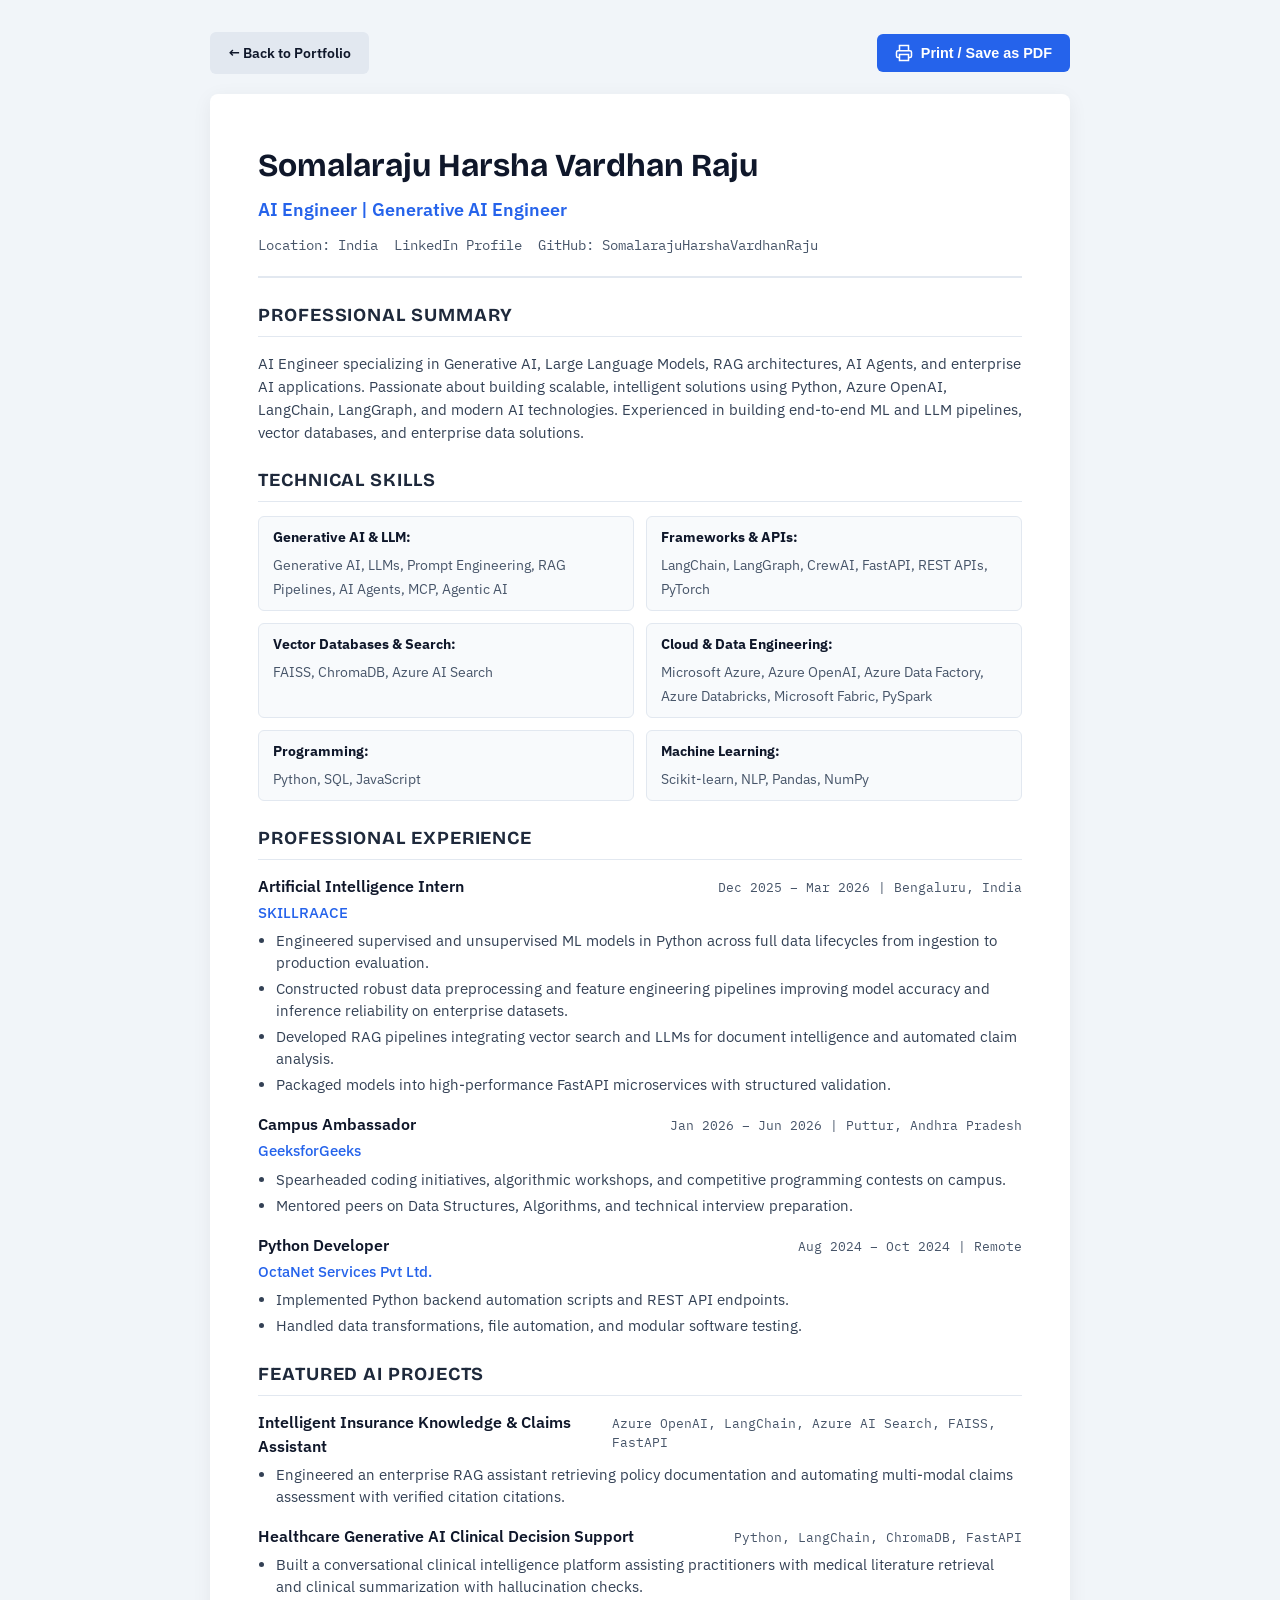
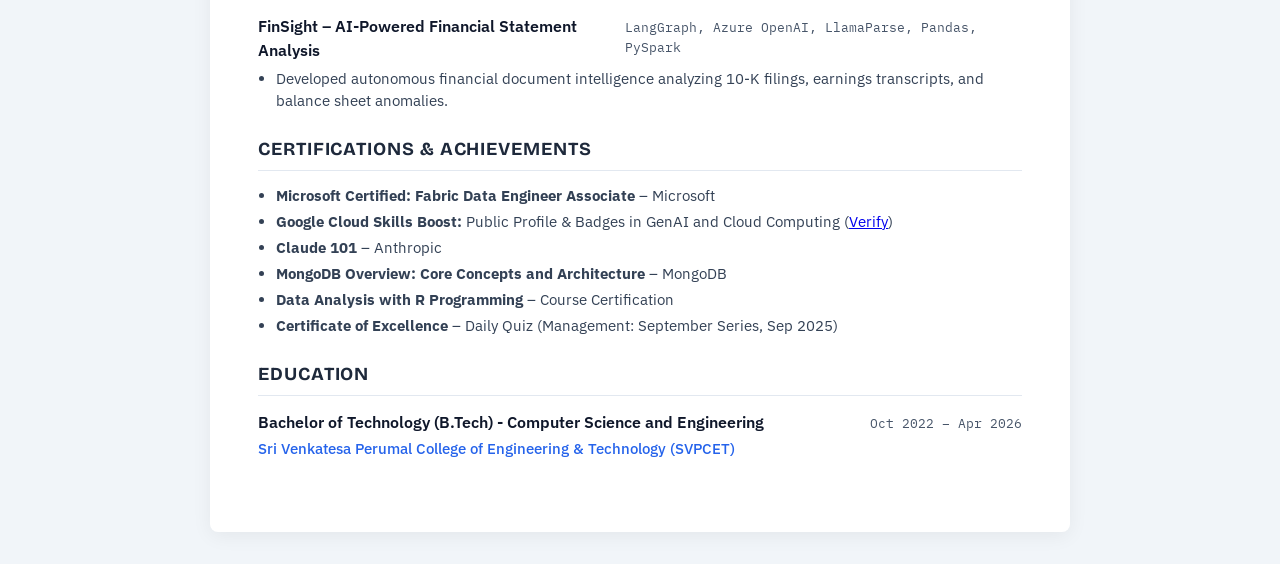
<file: assets/docs/resume.html>
<!DOCTYPE html>
<html lang="en">
<head>
  <meta charset="utf-8">
  <meta name="viewport" content="width=device-width, initial-scale=1">
  <title>Somalaraju Harsha Vardhan Raju - AI Engineer Resume</title>
  <link rel="preconnect" href="https://fonts.googleapis.com">
  <link rel="preconnect" href="https://fonts.gstatic.com" crossorigin>
  <link href="https://fonts.googleapis.com/css2?family=Bricolage+Grotesque:wght@600;700;800&family=IBM+Plex+Sans:wght@400;500;600&family=IBM+Plex+Mono:wght@400;500&display=swap" rel="stylesheet">
  <style>
    :root {
      --bg: #ffffff;
      --fg: #0f172a;
      --muted: #475569;
      --accent: #2563eb;
      --border: #e2e8f0;
      --subtle: #f8fafc;
    }
    * { box-sizing: border-box; }
    body {
      font-family: 'IBM Plex Sans', -apple-system, BlinkMacSystemFont, 'Segoe UI', Roboto, sans-serif;
      color: var(--fg);
      background: #f1f5f9;
      margin: 0;
      padding: 32px 16px;
      line-height: 1.5;
    }
    .page {
      max-width: 860px;
      margin: 0 auto;
      background: var(--bg);
      padding: 48px;
      border-radius: 8px;
      box-shadow: 0 4px 20px rgba(0,0,0,0.06);
    }
    .actions-bar {
      max-width: 860px;
      margin: 0 auto 20px auto;
      display: flex;
      justify-content: space-between;
      align-items: center;
      gap: 12px;
    }
    .btn {
      display: inline-flex;
      align-items: center;
      gap: 8px;
      background: var(--accent);
      color: #fff;
      padding: 10px 18px;
      border-radius: 6px;
      text-decoration: none;
      font-weight: 600;
      font-size: 0.9rem;
      border: none;
      cursor: pointer;
    }
    .btn-secondary {
      background: #e2e8f0;
      color: #0f172a;
    }
    header {
      border-bottom: 2px solid var(--border);
      padding-bottom: 20px;
      margin-bottom: 24px;
    }
    h1 {
      font-family: 'Bricolage Grotesque', sans-serif;
      font-size: 2rem;
      margin: 0 0 6px 0;
      color: #0f172a;
    }
    .title {
      font-size: 1.15rem;
      color: var(--accent);
      font-weight: 600;
      margin-bottom: 12px;
    }
    .contact-links {
      display: flex;
      flex-wrap: wrap;
      gap: 16px;
      font-size: 0.88rem;
      color: var(--muted);
      font-family: 'IBM Plex Mono', monospace;
    }
    .contact-links a { color: inherit; text-decoration: none; }
    .contact-links a:hover { color: var(--accent); }
    section { margin-bottom: 24px; }
    h2 {
      font-family: 'Bricolage Grotesque', sans-serif;
      font-size: 1.15rem;
      text-transform: uppercase;
      letter-spacing: 0.05em;
      border-bottom: 1.5px solid var(--border);
      padding-bottom: 6px;
      margin: 0 0 14px 0;
      color: #1e293b;
    }
    .summary { font-size: 0.95rem; color: #334155; }
    .item { margin-bottom: 16px; }
    .item-header {
      display: flex;
      justify-content: space-between;
      align-items: baseline;
      margin-bottom: 4px;
    }
    .item-title { font-weight: 600; font-size: 1rem; color: #0f172a; }
    .item-meta { font-family: 'IBM Plex Mono', monospace; font-size: 0.82rem; color: var(--muted); }
    .item-org { color: var(--accent); font-weight: 500; font-size: 0.92rem; margin-bottom: 6px; }
    ul { margin: 6px 0 0 18px; padding: 0; }
    li { margin-bottom: 4px; font-size: 0.92rem; color: #334155; }
    .skills-grid {
      display: grid;
      grid-template-columns: repeat(2, 1fr);
      gap: 12px;
    }
    .skill-cat {
      background: var(--subtle);
      padding: 10px 14px;
      border-radius: 6px;
      border: 1px solid var(--border);
    }
    .skill-cat strong { display: block; font-size: 0.88rem; margin-bottom: 4px; color: #0f172a; }
    .skill-cat span { font-size: 0.85rem; color: var(--muted); }
    @media print {
      body { background: #fff; padding: 0; }
      .page { box-shadow: none; padding: 0; max-width: 100%; }
      .actions-bar { display: none; }
    }
    @media (max-width: 640px) {
      .page { padding: 24px; }
      .item-header { flex-direction: column; }
      .skills-grid { grid-template-columns: 1fr; }
    }
  </style>
</head>
<body>
  <div class="actions-bar">
    <a href="../../index.html" class="btn btn-secondary">&larr; Back to Portfolio</a>
    <button class="btn" onclick="window.print()">
      <svg width="18" height="18" viewBox="0 0 24 24" fill="none" stroke="currentColor" stroke-width="2"><path d="M6 9V2h12v7M6 18H4a2 2 0 0 1-2-2v-5a2 2 0 0 1 2-2h16a2 2 0 0 1 2 2v5a2 2 0 0 1-2 2h-2"/><rect x="6" y="14" width="12" height="8"/></svg>
      Print / Save as PDF
    </button>
  </div>

  <div class="page">
    <header>
      <h1>Somalaraju Harsha Vardhan Raju</h1>
      <div class="title">AI Engineer | Generative AI Engineer</div>
      <div class="contact-links">
        <span>Location: India</span>
        <a href="https://www.linkedin.com/in/somalaraju-harsha-vardhan-raju-9624a8261/" target="_blank">LinkedIn Profile</a>
        <a href="https://github.com/SomalarajuHarshaVardhanRaju" target="_blank">GitHub: SomalarajuHarshaVardhanRaju</a>
      </div>
    </header>

    <section>
      <h2>Professional Summary</h2>
      <p class="summary">
        AI Engineer specializing in Generative AI, Large Language Models, RAG architectures, AI Agents, and enterprise AI applications. Passionate about building scalable, intelligent solutions using Python, Azure OpenAI, LangChain, LangGraph, and modern AI technologies. Experienced in building end-to-end ML and LLM pipelines, vector databases, and enterprise data solutions.
      </p>
    </section>

    <section>
      <h2>Technical Skills</h2>
      <div class="skills-grid">
        <div class="skill-cat">
          <strong>Generative AI &amp; LLM:</strong>
          <span>Generative AI, LLMs, Prompt Engineering, RAG Pipelines, AI Agents, MCP, Agentic AI</span>
        </div>
        <div class="skill-cat">
          <strong>Frameworks &amp; APIs:</strong>
          <span>LangChain, LangGraph, CrewAI, FastAPI, REST APIs, PyTorch</span>
        </div>
        <div class="skill-cat">
          <strong>Vector Databases &amp; Search:</strong>
          <span>FAISS, ChromaDB, Azure AI Search</span>
        </div>
        <div class="skill-cat">
          <strong>Cloud &amp; Data Engineering:</strong>
          <span>Microsoft Azure, Azure OpenAI, Azure Data Factory, Azure Databricks, Microsoft Fabric, PySpark</span>
        </div>
        <div class="skill-cat">
          <strong>Programming:</strong>
          <span>Python, SQL, JavaScript</span>
        </div>
        <div class="skill-cat">
          <strong>Machine Learning:</strong>
          <span>Scikit-learn, NLP, Pandas, NumPy</span>
        </div>
      </div>
    </section>

    <section>
      <h2>Professional Experience</h2>
      <div class="item">
        <div class="item-header">
          <span class="item-title">Artificial Intelligence Intern</span>
          <span class="item-meta">Dec 2025 &ndash; Mar 2026 | Bengaluru, India</span>
        </div>
        <div class="item-org">SKILLRAACE</div>
        <ul>
          <li>Engineered supervised and unsupervised ML models in Python across full data lifecycles from ingestion to production evaluation.</li>
          <li>Constructed robust data preprocessing and feature engineering pipelines improving model accuracy and inference reliability on enterprise datasets.</li>
          <li>Developed RAG pipelines integrating vector search and LLMs for document intelligence and automated claim analysis.</li>
          <li>Packaged models into high-performance FastAPI microservices with structured validation.</li>
        </ul>
      </div>

      <div class="item">
        <div class="item-header">
          <span class="item-title">Campus Ambassador</span>
          <span class="item-meta">Jan 2026 &ndash; Jun 2026 | Puttur, Andhra Pradesh</span>
        </div>
        <div class="item-org">GeeksforGeeks</div>
        <ul>
          <li>Spearheaded coding initiatives, algorithmic workshops, and competitive programming contests on campus.</li>
          <li>Mentored peers on Data Structures, Algorithms, and technical interview preparation.</li>
        </ul>
      </div>

      <div class="item">
        <div class="item-header">
          <span class="item-title">Python Developer</span>
          <span class="item-meta">Aug 2024 &ndash; Oct 2024 | Remote</span>
        </div>
        <div class="item-org">OctaNet Services Pvt Ltd.</div>
        <ul>
          <li>Implemented Python backend automation scripts and REST API endpoints.</li>
          <li>Handled data transformations, file automation, and modular software testing.</li>
        </ul>
      </div>
    </section>

    <section>
      <h2>Featured AI Projects</h2>
      <div class="item">
        <div class="item-header">
          <span class="item-title">Intelligent Insurance Knowledge &amp; Claims Assistant</span>
          <span class="item-meta">Azure OpenAI, LangChain, Azure AI Search, FAISS, FastAPI</span>
        </div>
        <ul>
          <li>Engineered an enterprise RAG assistant retrieving policy documentation and automating multi-modal claims assessment with verified citation citations.</li>
        </ul>
      </div>
      <div class="item">
        <div class="item-header">
          <span class="item-title">Healthcare Generative AI Clinical Decision Support</span>
          <span class="item-meta">Python, LangChain, ChromaDB, FastAPI</span>
        </div>
        <ul>
          <li>Built a conversational clinical intelligence platform assisting practitioners with medical literature retrieval and clinical summarization with hallucination checks.</li>
        </ul>
      </div>
      <div class="item">
        <div class="item-header">
          <span class="item-title">FinSight &ndash; AI-Powered Financial Statement Analysis</span>
          <span class="item-meta">LangGraph, Azure OpenAI, LlamaParse, Pandas, PySpark</span>
        </div>
        <ul>
          <li>Developed autonomous financial document intelligence analyzing 10-K filings, earnings transcripts, and balance sheet anomalies.</li>
        </ul>
      </div>
    </section>

    <section>
      <h2>Certifications &amp; Achievements</h2>
      <ul>
        <li><strong>Microsoft Certified: Fabric Data Engineer Associate</strong> &ndash; Microsoft</li>
        <li><strong>Google Cloud Skills Boost:</strong> Public Profile &amp; Badges in GenAI and Cloud Computing (<a href="https://www.skills.google/public_profiles/1b0c8002-e364-4b79-a100-64e649437c3b" target="_blank">Verify</a>)</li>
        <li><strong>Claude 101</strong> &ndash; Anthropic</li>
        <li><strong>MongoDB Overview: Core Concepts and Architecture</strong> &ndash; MongoDB</li>
        <li><strong>Data Analysis with R Programming</strong> &ndash; Course Certification</li>
        <li><strong>Certificate of Excellence</strong> &ndash; Daily Quiz (Management: September Series, Sep 2025)</li>
      </ul>
    </section>

    <section>
      <h2>Education</h2>
      <div class="item">
        <div class="item-header">
          <span class="item-title">Bachelor of Technology (B.Tech) - Computer Science and Engineering</span>
          <span class="item-meta">Oct 2022 &ndash; Apr 2026</span>
        </div>
        <div class="item-org">Sri Venkatesa Perumal College of Engineering &amp; Technology (SVPCET)</div>
      </div>
    </section>
  </div>
</body>
</html>
</file>
<file: assets/css/style.css>
/* ==========================================================================
   Somalaraju Harsha Vardhan Raju - AI Engineer Portfolio Stylesheet
   Modern, Ultra-responsive, High-Performance Dark-First Theme
   ========================================================================== */

:root {
  /* Dark Theme Palette (Default) */
  --bg-primary: #070B14;
  --bg-secondary: #0D1527;
  --bg-surface: #131E35;
  --bg-surface-hover: #192745;
  --bg-glass: rgba(19, 30, 53, 0.75);
  
  --fg-primary: #F1F5F9;
  --fg-secondary: #94A3B8;
  --fg-muted: #64748B;
  
  --accent-primary: #38BDF8;      /* Electric Cyan */
  --accent-secondary: #6366F1;    /* Deep Indigo */
  --accent-glow: rgba(56, 189, 248, 0.25);
  --accent-soft: rgba(99, 102, 241, 0.18);
  
  --border-subtle: #1E293B;
  --border-focus: #38BDF8;
  
  --status-good: #10B981;
  --status-good-glow: rgba(16, 185, 129, 0.3);
  
  --font-display: "Bricolage Grotesque", -apple-system, BlinkMacSystemFont, "Segoe UI", sans-serif;
  --font-body: "IBM Plex Sans", -apple-system, BlinkMacSystemFont, "Segoe UI", Roboto, sans-serif;
  --font-mono: "IBM Plex Mono", ui-monospace, Menlo, Monaco, Consolas, monospace;

  --radius-sm: 6px;
  --radius-md: 10px;
  --radius-lg: 16px;
  --radius-full: 9999px;

  --shadow-sm: 0 2px 8px rgba(0, 0, 0, 0.25);
  --shadow-md: 0 8px 24px rgba(0, 0, 0, 0.35);
  --shadow-lg: 0 16px 40px rgba(0, 0, 0, 0.5);
  --shadow-glow: 0 0 25px var(--accent-glow);

  --transition-fast: 0.15s ease;
  --transition-normal: 0.25s ease;
}

[data-theme="light"] {
  --bg-primary: #F8FAFC;
  --bg-secondary: #EDF2F7;
  --bg-surface: #FFFFFF;
  --bg-surface-hover: #F1F5F9;
  --bg-glass: rgba(255, 255, 255, 0.82);

  --fg-primary: #0F172A;
  --fg-secondary: #475569;
  --fg-muted: #64748B;

  --accent-primary: #0284C7;
  --accent-secondary: #4F46E5;
  --accent-glow: rgba(2, 132, 199, 0.2);
  --accent-soft: rgba(79, 70, 229, 0.12);

  --border-subtle: #CBD5E1;
  --border-focus: #0284C7;

  --status-good: #059669;
  --status-good-glow: rgba(5, 150, 105, 0.25);

  --shadow-sm: 0 2px 6px rgba(0, 0, 0, 0.05);
  --shadow-md: 0 8px 20px rgba(0, 0, 0, 0.08);
  --shadow-lg: 0 16px 36px rgba(0, 0, 0, 0.1);
  --shadow-glow: 0 0 20px rgba(2, 132, 199, 0.15);
}

/* ==========================================================================
   Base & Reset
   ========================================================================== */

*, *::before, *::after {
  box-sizing: border-box;
  margin: 0;
  padding: 0;
}

html {
  scroll-behavior: smooth;
  font-size: 16px;
  -webkit-text-size-adjust: 100%;
}

body {
  background-color: var(--bg-primary);
  color: var(--fg-primary);
  font-family: var(--font-body);
  line-height: 1.65;
  overflow-x: hidden;
  transition: background-color var(--transition-normal), color var(--transition-normal);
  padding-left: max(16px, env(safe-area-inset-left, 0px));
  padding-right: max(16px, env(safe-area-inset-right, 0px));
}

a {
  color: inherit;
  text-decoration: none;
  transition: color var(--transition-fast);
}

img, svg {
  display: block;
  max-width: 100%;
}

button, input, textarea {
  font-family: inherit;
  color: inherit;
}

:focus-visible {
  outline: 2px solid var(--accent-primary);
  outline-offset: 3px;
}

.wrap {
  max-width: 1140px;
  margin: 0 auto;
  padding: 0 20px;
}

/* Typography Helpers */
h1, h2, h3, h4 {
  font-family: var(--font-display);
  font-weight: 700;
  line-height: 1.15;
  color: var(--fg-primary);
}

.section-label {
  display: inline-flex;
  align-items: center;
  gap: 8px;
  font-family: var(--font-mono);
  font-size: 0.8rem;
  font-weight: 600;
  text-transform: uppercase;
  letter-spacing: 0.12em;
  color: var(--accent-primary);
  margin-bottom: 8px;
}

.section-label::before {
  content: "";
  display: inline-block;
  width: 14px;
  height: 2px;
  background: var(--accent-primary);
}

.section-title {
  font-size: clamp(1.8rem, 3.8vw, 2.5rem);
  margin-bottom: 12px;
  letter-spacing: -0.02em;
}

.section-desc {
  color: var(--fg-secondary);
  font-size: 1.05rem;
  max-width: 60ch;
  margin-bottom: 40px;
}

/* ==========================================================================
   Header & Sticky Navigation
   ========================================================================== */

.site-header {
  position: sticky;
  top: 0;
  z-index: 100;
  background: var(--bg-glass);
  backdrop-filter: blur(14px);
  -webkit-backdrop-filter: blur(14px);
  border-bottom: 1px solid var(--border-subtle);
  transition: background-color var(--transition-normal), border-color var(--transition-normal);
}

.navbar {
  display: flex;
  justify-content: space-between;
  align-items: center;
  padding: 16px 0;
  gap: 20px;
}

.brand {
  display: flex;
  align-items: center;
  gap: 10px;
  font-family: var(--font-display);
  font-size: 1.15rem;
  font-weight: 800;
  letter-spacing: -0.02em;
}

.brand-dot {
  width: 10px;
  height: 10px;
  background: var(--accent-primary);
  border-radius: 50%;
  box-shadow: 0 0 10px var(--accent-primary);
}

.nav-links {
  display: flex;
  align-items: center;
  gap: 24px;
  list-style: none;
}

.nav-links a {
  font-size: 0.92rem;
  font-weight: 500;
  color: var(--fg-secondary);
  position: relative;
  padding: 6px 2px;
}

.nav-links a:hover,
.nav-links a.active {
  color: var(--accent-primary);
}

.nav-links a.active::after {
  content: "";
  position: absolute;
  bottom: 0;
  left: 0;
  width: 100%;
  height: 2px;
  background: var(--accent-primary);
  border-radius: var(--radius-full);
}

.nav-actions {
  display: flex;
  align-items: center;
  gap: 12px;
}

.icon-btn {
  background: var(--bg-surface);
  border: 1px solid var(--border-subtle);
  color: var(--fg-primary);
  width: 40px;
  height: 40px;
  border-radius: var(--radius-md);
  display: flex;
  align-items: center;
  justify-content: center;
  cursor: pointer;
  transition: all var(--transition-fast);
}

.icon-btn:hover {
  background: var(--bg-surface-hover);
  border-color: var(--accent-primary);
  transform: translateY(-1px);
}

.mobile-menu-btn {
  display: none;
}

/* Mobile Navigation Drawer */
.mobile-nav {
  display: none;
  background: var(--bg-surface);
  border-bottom: 1px solid var(--border-subtle);
  padding: 16px 20px 24px;
}

.mobile-nav.open {
  display: flex;
  flex-direction: column;
  gap: 16px;
}

.mobile-nav a {
  font-size: 1rem;
  font-weight: 500;
  color: var(--fg-secondary);
  padding: 8px 0;
  border-bottom: 1px solid var(--border-subtle);
}

.mobile-nav a.active,
.mobile-nav a:hover {
  color: var(--accent-primary);
}

/* ==========================================================================
   Hero Section
   ========================================================================== */

.hero-section {
  padding: 60px 0 80px;
  position: relative;
}

.hero-grid {
  display: grid;
  grid-template-columns: 1.15fr 0.85fr;
  gap: 48px;
  align-items: center;
}

.status-badge {
  display: inline-flex;
  align-items: center;
  gap: 10px;
  font-family: var(--font-mono);
  font-size: 0.8rem;
  padding: 6px 14px;
  background: var(--bg-surface);
  border: 1px solid var(--border-subtle);
  border-radius: var(--radius-full);
  margin-bottom: 20px;
}

.pulse-dot {
  position: relative;
  width: 9px;
  height: 9px;
  border-radius: 50%;
  background-color: var(--status-good);
}

.pulse-dot::after {
  content: "";
  position: absolute;
  top: -3px;
  left: -3px;
  right: -3px;
  bottom: -3px;
  border-radius: 50%;
  border: 2px solid var(--status-good);
  animation: radar 2s infinite ease-out;
}

@keyframes radar {
  0% { transform: scale(0.8); opacity: 1; }
  100% { transform: scale(2.2); opacity: 0; }
}

.hero-name {
  font-size: clamp(2.4rem, 5vw, 3.8rem);
  font-weight: 800;
  letter-spacing: -0.03em;
  margin-bottom: 12px;
  line-height: 1.08;
}

.hero-title {
  font-family: var(--font-mono);
  font-size: 1.25rem;
  color: var(--accent-primary);
  font-weight: 600;
  margin-bottom: 18px;
}

.hero-headline {
  font-size: 1.25rem;
  font-weight: 600;
  color: var(--fg-primary);
  margin-bottom: 16px;
  line-height: 1.4;
}

.hero-bio {
  color: var(--fg-secondary);
  font-size: 1.02rem;
  line-height: 1.7;
  margin-bottom: 28px;
  max-width: 58ch;
}

.hero-ctas {
  display: flex;
  flex-wrap: wrap;
  gap: 12px;
  margin-bottom: 30px;
}

.hero-meta {
  display: flex;
  flex-wrap: wrap;
  gap: 20px;
  padding-top: 20px;
  border-top: 1px solid var(--border-subtle);
  font-size: 0.88rem;
  color: var(--fg-secondary);
  font-family: var(--font-mono);
}

.hero-meta-item {
  display: flex;
  align-items: center;
  gap: 6px;
}

/* Hero Visual Card / Interactive Plot */
.hero-visual {
  background: var(--bg-surface);
  border: 1px solid var(--border-subtle);
  border-radius: var(--radius-lg);
  padding: 24px;
  box-shadow: var(--shadow-md);
  position: relative;
  overflow: hidden;
}

.hero-visual::before {
  content: "";
  position: absolute;
  top: 0;
  left: 0;
  right: 0;
  height: 3px;
  background: linear-gradient(90deg, var(--accent-primary), var(--accent-secondary), var(--status-good));
}

.visual-header {
  display: flex;
  justify-content: space-between;
  align-items: center;
  margin-bottom: 16px;
  flex-wrap: wrap;
  gap: 10px;
}

.visual-title {
  font-family: var(--font-mono);
  font-size: 0.82rem;
  text-transform: uppercase;
  color: var(--accent-primary);
  display: flex;
  align-items: center;
  gap: 8px;
}

.hud-metrics {
  display: flex;
  gap: 12px;
  font-family: var(--font-mono);
  font-size: 0.78rem;
  background: var(--bg-secondary);
  padding: 4px 10px;
  border-radius: var(--radius-sm);
  border: 1px solid var(--border-subtle);
}

.hud-metric strong {
  color: var(--accent-primary);
}

.plot-container {
  background: var(--bg-secondary);
  border-radius: var(--radius-md);
  padding: 12px;
  border: 1px solid var(--border-subtle);
}

.plot-container svg {
  width: 100%;
  height: auto;
}

/* SVG Plot Classes */
.axis-line { stroke: var(--border-subtle); stroke-width: 1.5; }
.grid-line { stroke: var(--border-subtle); stroke-width: 1; stroke-dasharray: 2 4; opacity: 0.6; }
.confidence-band { fill: var(--accent-soft); opacity: 0.65; }
.scatter-point { fill: var(--accent-primary); opacity: 0.85; transition: r 0.2s; cursor: pointer; }
.scatter-point:hover { r: 6px; fill: #FFFFFF; }
.regression-fit { stroke: var(--accent-secondary); stroke-width: 2.5; stroke-linecap: round; }
.target-node { fill: var(--status-good); filter: drop-shadow(0 0 6px var(--status-good)); }
.axis-label { font-family: var(--font-mono); font-size: 10px; fill: var(--fg-muted); }

.visual-controls {
  display: flex;
  justify-content: space-between;
  align-items: center;
  margin-top: 14px;
  font-family: var(--font-mono);
  font-size: 0.75rem;
  color: var(--fg-secondary);
}

.control-btns {
  display: flex;
  gap: 8px;
}

.btn-micro {
  background: var(--bg-secondary);
  border: 1px solid var(--border-subtle);
  color: var(--fg-primary);
  font-family: var(--font-mono);
  font-size: 0.72rem;
  padding: 4px 10px;
  border-radius: var(--radius-sm);
  cursor: pointer;
  transition: all var(--transition-fast);
}

.btn-micro:hover {
  border-color: var(--accent-primary);
  background: var(--bg-surface-hover);
}

/* ==========================================================================
   Buttons & CTAs
   ========================================================================== */

.btn {
  display: inline-flex;
  align-items: center;
  justify-content: center;
  gap: 8px;
  padding: 11px 22px;
  border-radius: var(--radius-md);
  font-weight: 600;
  font-size: 0.92rem;
  cursor: pointer;
  border: 1px solid transparent;
  transition: all var(--transition-fast);
  text-decoration: none;
}

.btn.primary {
  background: linear-gradient(135deg, var(--accent-primary), var(--accent-secondary));
  color: #FFFFFF;
  box-shadow: 0 4px 14px var(--accent-glow);
}

.btn.primary:hover {
  filter: brightness(1.12);
  transform: translateY(-2px);
  box-shadow: 0 6px 20px var(--accent-glow);
}

.btn.secondary {
  background: var(--bg-surface);
  border-color: var(--border-subtle);
  color: var(--fg-primary);
}

.btn.secondary:hover {
  background: var(--bg-surface-hover);
  border-color: var(--accent-primary);
  transform: translateY(-2px);
}

.btn.ghost {
  background: transparent;
  border-color: var(--border-subtle);
  color: var(--fg-primary);
}

.btn.ghost:hover {
  background: var(--bg-surface);
  border-color: var(--accent-primary);
}

.btn-sm {
  padding: 8px 16px;
  font-size: 0.85rem;
}

/* ==========================================================================
   Section Layouts
   ========================================================================== */

section {
  padding: 70px 0;
  border-top: 1px solid var(--border-subtle);
}

/* ==========================================================================
   Skills Section
   ========================================================================== */

.skills-grid {
  display: grid;
  grid-template-columns: repeat(auto-fit, minmax(320px, 1fr));
  gap: 24px;
}

.skill-card {
  background: var(--bg-surface);
  border: 1px solid var(--border-subtle);
  border-radius: var(--radius-lg);
  padding: 24px;
  transition: all var(--transition-normal);
  position: relative;
  overflow: hidden;
}

.skill-card:hover {
  border-color: var(--accent-primary);
  transform: translateY(-3px);
  box-shadow: var(--shadow-md);
}

.skill-card-header {
  display: flex;
  align-items: center;
  gap: 12px;
  margin-bottom: 18px;
}

.skill-icon-wrapper {
  width: 42px;
  height: 42px;
  border-radius: var(--radius-md);
  background: var(--accent-soft);
  color: var(--accent-primary);
  display: flex;
  align-items: center;
  justify-content: center;
}

.skill-card-title {
  font-size: 1.15rem;
  font-weight: 700;
}

.skill-chips {
  display: flex;
  flex-wrap: wrap;
  gap: 8px;
  list-style: none;
}

.skill-chip {
  font-size: 0.88rem;
  font-weight: 500;
  padding: 6px 14px;
  background: var(--bg-secondary);
  border: 1px solid var(--border-subtle);
  border-radius: var(--radius-full);
  color: var(--fg-primary);
  transition: all var(--transition-fast);
}

.skill-chip:hover {
  border-color: var(--accent-primary);
  color: var(--accent-primary);
  background: var(--accent-soft);
}

/* ==========================================================================
   Experience Section
   ========================================================================== */

.experience-timeline {
  position: relative;
  padding-left: 28px;
}

.experience-timeline::before {
  content: "";
  position: absolute;
  top: 8px;
  bottom: 8px;
  left: 9px;
  width: 2px;
  background: var(--border-subtle);
}

.exp-item {
  position: relative;
  margin-bottom: 36px;
}

.exp-item:last-child {
  margin-bottom: 0;
}

.exp-node {
  position: absolute;
  left: -28px;
  top: 6px;
  width: 20px;
  height: 20px;
  border-radius: 50%;
  background: var(--bg-primary);
  border: 3px solid var(--accent-primary);
  box-shadow: 0 0 10px var(--accent-glow);
}

.exp-content {
  background: var(--bg-surface);
  border: 1px solid var(--border-subtle);
  border-radius: var(--radius-lg);
  padding: 24px;
  transition: all var(--transition-normal);
}

.exp-content:hover {
  border-color: var(--accent-primary);
  box-shadow: var(--shadow-sm);
}

.exp-header {
  display: flex;
  justify-content: space-between;
  align-items: baseline;
  flex-wrap: wrap;
  gap: 8px;
  margin-bottom: 6px;
}

.exp-role {
  font-size: 1.25rem;
  font-weight: 700;
}

.exp-meta {
  font-family: var(--font-mono);
  font-size: 0.82rem;
  color: var(--fg-secondary);
}

.exp-org {
  color: var(--accent-primary);
  font-weight: 600;
  font-size: 0.98rem;
  margin-bottom: 14px;
}

.exp-bullets {
  list-style: none;
  display: flex;
  flex-direction: column;
  gap: 10px;
}

.exp-bullets li {
  position: relative;
  padding-left: 20px;
  font-size: 0.95rem;
  color: var(--fg-secondary);
}

.exp-bullets li::before {
  content: "▹";
  position: absolute;
  left: 0;
  color: var(--accent-primary);
}

/* ==========================================================================
   Featured Projects Section
   ========================================================================== */

.filter-bar {
  display: flex;
  flex-wrap: wrap;
  gap: 10px;
  margin-bottom: 32px;
}

.filter-btn {
  background: var(--bg-surface);
  border: 1px solid var(--border-subtle);
  color: var(--fg-secondary);
  padding: 7px 16px;
  border-radius: var(--radius-full);
  font-size: 0.88rem;
  font-weight: 500;
  cursor: pointer;
  transition: all var(--transition-fast);
}

.filter-btn:hover,
.filter-btn.active {
  background: var(--accent-soft);
  border-color: var(--accent-primary);
  color: var(--accent-primary);
}

.projects-grid {
  display: grid;
  grid-template-columns: repeat(auto-fit, minmax(340px, 1fr));
  gap: 28px;
}

.project-card {
  background: var(--bg-surface);
  border: 1px solid var(--border-subtle);
  border-radius: var(--radius-lg);
  padding: 28px;
  display: flex;
  flex-direction: column;
  justify-content: space-between;
  transition: all var(--transition-normal);
  position: relative;
  overflow: hidden;
}

.project-card:hover {
  border-color: var(--accent-primary);
  transform: translateY(-4px);
  box-shadow: var(--shadow-lg);
}

.project-card-header {
  display: flex;
  justify-content: space-between;
  align-items: center;
  margin-bottom: 14px;
}

.project-badge {
  font-family: var(--font-mono);
  font-size: 0.75rem;
  text-transform: uppercase;
  padding: 3px 10px;
  background: var(--accent-soft);
  color: var(--accent-primary);
  border-radius: var(--radius-full);
  font-weight: 600;
}

.project-title {
  font-size: 1.35rem;
  font-weight: 700;
  margin-bottom: 12px;
  line-height: 1.3;
}

.project-desc {
  color: var(--fg-secondary);
  font-size: 0.95rem;
  line-height: 1.6;
  margin-bottom: 18px;
  flex-grow: 1;
}

.project-tech {
  display: flex;
  flex-wrap: wrap;
  gap: 6px;
  margin-bottom: 24px;
}

.tech-tag {
  font-family: var(--font-mono);
  font-size: 0.75rem;
  background: var(--bg-secondary);
  border: 1px solid var(--border-subtle);
  padding: 3px 8px;
  border-radius: var(--radius-sm);
  color: var(--fg-secondary);
}

.project-actions {
  display: flex;
  gap: 12px;
  align-items: center;
  border-top: 1px solid var(--border-subtle);
  padding-top: 18px;
}

/* ==========================================================================
   Certifications & Achievements Section
   ========================================================================== */

.cert-grid {
  display: grid;
  grid-template-columns: repeat(auto-fit, minmax(300px, 1fr));
  gap: 20px;
}

.cert-card {
  background: var(--bg-surface);
  border: 1px solid var(--border-subtle);
  border-radius: var(--radius-lg);
  padding: 22px;
  display: flex;
  flex-direction: column;
  justify-content: space-between;
  transition: all var(--transition-normal);
}

.cert-card:hover {
  border-color: var(--accent-primary);
  transform: translateY(-2px);
  box-shadow: var(--shadow-sm);
}

.cert-header {
  display: flex;
  align-items: center;
  gap: 12px;
  margin-bottom: 12px;
}

.cert-icon {
  width: 36px;
  height: 36px;
  border-radius: var(--radius-sm);
  background: var(--accent-soft);
  color: var(--accent-primary);
  display: flex;
  align-items: center;
  justify-content: center;
  flex-shrink: 0;
}

.cert-name {
  font-size: 1.05rem;
  font-weight: 700;
  line-height: 1.3;
}

.cert-issuer {
  font-size: 0.88rem;
  color: var(--fg-secondary);
  margin-bottom: 14px;
}

.cert-footer {
  display: flex;
  justify-content: space-between;
  align-items: center;
  border-top: 1px solid var(--border-subtle);
  padding-top: 12px;
  font-family: var(--font-mono);
  font-size: 0.8rem;
  color: var(--accent-primary);
}

/* ==========================================================================
   Education Section
   ========================================================================== */

.edu-card {
  background: var(--bg-surface);
  border: 1px solid var(--border-subtle);
  border-radius: var(--radius-lg);
  padding: 28px;
  display: flex;
  justify-content: space-between;
  align-items: flex-start;
  flex-wrap: wrap;
  gap: 20px;
}

.edu-degree {
  font-size: 1.3rem;
  font-weight: 700;
  margin-bottom: 4px;
}

.edu-college {
  color: var(--accent-primary);
  font-size: 1.05rem;
  font-weight: 600;
  margin-bottom: 8px;
}

.edu-meta {
  font-family: var(--font-mono);
  font-size: 0.88rem;
  color: var(--fg-secondary);
}

/* ==========================================================================
   Contact Section & Interactive Form
   ========================================================================== */

.contact-grid {
  display: grid;
  grid-template-columns: 0.9fr 1.1fr;
  gap: 40px;
}

.contact-info-card {
  background: var(--bg-surface);
  border: 1px solid var(--border-subtle);
  border-radius: var(--radius-lg);
  padding: 32px;
}

.contact-info-card h3 {
  font-size: 1.4rem;
  margin-bottom: 12px;
}

.contact-info-card p {
  color: var(--fg-secondary);
  margin-bottom: 24px;
  font-size: 0.98rem;
}

.contact-methods {
  display: flex;
  flex-direction: column;
  gap: 16px;
  margin-bottom: 28px;
}

.contact-method-item {
  display: flex;
  align-items: center;
  gap: 12px;
}

.contact-method-icon {
  width: 40px;
  height: 40px;
  background: var(--accent-soft);
  color: var(--accent-primary);
  border-radius: var(--radius-md);
  display: flex;
  align-items: center;
  justify-content: center;
  flex-shrink: 0;
}

.contact-method-text strong {
  display: block;
  font-size: 0.82rem;
  text-transform: uppercase;
  color: var(--fg-muted);
  font-family: var(--font-mono);
}

.contact-method-text a,
.contact-method-text span {
  font-size: 0.95rem;
  color: var(--fg-primary);
}

.contact-method-text a:hover {
  color: var(--accent-primary);
}

/* Form Styles */
.contact-form-container {
  background: var(--bg-surface);
  border: 1px solid var(--border-subtle);
  border-radius: var(--radius-lg);
  padding: 32px;
}

.form-group {
  margin-bottom: 20px;
}

.form-label {
  display: block;
  font-family: var(--font-mono);
  font-size: 0.82rem;
  text-transform: uppercase;
  letter-spacing: 0.05em;
  margin-bottom: 6px;
  color: var(--fg-secondary);
}

.form-input,
.form-textarea {
  width: 100%;
  padding: 12px 16px;
  background: var(--bg-secondary);
  border: 1px solid var(--border-subtle);
  border-radius: var(--radius-md);
  color: var(--fg-primary);
  font-size: 0.95rem;
  transition: all var(--transition-fast);
}

.form-input:focus,
.form-textarea:focus {
  border-color: var(--accent-primary);
  background: var(--bg-surface);
  box-shadow: 0 0 0 3px var(--accent-soft);
}

.form-textarea {
  resize: vertical;
  min-height: 120px;
}

.form-status {
  margin-top: 14px;
  font-size: 0.9rem;
}

.form-status.error {
  color: #EF4444;
}

.status-success-box {
  padding: 14px;
  background: var(--accent-soft);
  border: 1px solid var(--accent-primary);
  border-radius: var(--radius-md);
  color: var(--fg-primary);
  margin-top: 14px;
}

.spinner {
  display: inline-block;
  width: 14px;
  height: 14px;
  border: 2px solid rgba(255, 255, 255, 0.3);
  border-radius: 50%;
  border-top-color: #fff;
  animation: spin 0.8s linear infinite;
}

@keyframes spin {
  to { transform: rotate(360deg); }
}

/* ==========================================================================
   Project Details Modal
   ========================================================================== */

.modal-backdrop {
  position: fixed;
  inset: 0;
  background: rgba(0, 0, 0, 0.75);
  backdrop-filter: blur(8px);
  -webkit-backdrop-filter: blur(8px);
  z-index: 200;
  display: none;
  align-items: center;
  justify-content: center;
  padding: 20px;
}

.modal-backdrop.active {
  display: flex;
}

.modal-card {
  background: var(--bg-surface);
  border: 1px solid var(--border-subtle);
  border-radius: var(--radius-lg);
  max-width: 720px;
  width: 100%;
  max-height: 90vh;
  overflow-y: auto;
  box-shadow: var(--shadow-lg);
  padding: 32px;
  position: relative;
  animation: modalIn 0.25s ease-out;
}

@keyframes modalIn {
  from { opacity: 0; transform: scale(0.95) translateY(10px); }
  to { opacity: 1; transform: scale(1) translateY(0); }
}

.modal-close-btn {
  position: absolute;
  top: 20px;
  right: 20px;
  background: var(--bg-secondary);
  border: 1px solid var(--border-subtle);
  color: var(--fg-primary);
  width: 36px;
  height: 36px;
  border-radius: 50%;
  cursor: pointer;
  display: flex;
  align-items: center;
  justify-content: center;
  transition: all var(--transition-fast);
}

.modal-close-btn:hover {
  background: var(--bg-surface-hover);
  border-color: var(--accent-primary);
}

.modal-badge {
  font-family: var(--font-mono);
  font-size: 0.78rem;
  color: var(--accent-primary);
  text-transform: uppercase;
  margin-bottom: 8px;
}

.modal-title {
  font-size: 1.6rem;
  margin-bottom: 8px;
  padding-right: 40px;
}

.modal-headline {
  color: var(--fg-secondary);
  font-size: 1.05rem;
  margin-bottom: 20px;
}

.modal-section {
  margin-bottom: 20px;
}

.modal-section-title {
  font-family: var(--font-mono);
  font-size: 0.85rem;
  text-transform: uppercase;
  letter-spacing: 0.05em;
  color: var(--fg-muted);
  margin-bottom: 8px;
}

.modal-tech-list {
  display: flex;
  flex-wrap: wrap;
  gap: 8px;
}

.modal-highlights-list {
  list-style: none;
  display: flex;
  flex-direction: column;
  gap: 8px;
}

.modal-highlights-list li {
  position: relative;
  padding-left: 20px;
  font-size: 0.95rem;
  color: var(--fg-secondary);
}

.modal-highlights-list li::before {
  content: "✓";
  position: absolute;
  left: 0;
  color: var(--status-good);
}

/* ==========================================================================
   Back-to-Top Button
   ========================================================================== */

.back-to-top {
  position: fixed;
  bottom: 24px;
  right: 24px;
  z-index: 90;
  width: 44px;
  height: 44px;
  border-radius: 50%;
  background: var(--bg-surface);
  border: 1px solid var(--border-subtle);
  color: var(--fg-primary);
  display: flex;
  align-items: center;
  justify-content: center;
  cursor: pointer;
  box-shadow: var(--shadow-md);
  opacity: 0;
  visibility: hidden;
  transition: all var(--transition-fast);
}

.back-to-top.visible {
  opacity: 1;
  visibility: visible;
}

.back-to-top:hover {
  background: var(--accent-primary);
  color: #fff;
  border-color: var(--accent-primary);
  transform: translateY(-3px);
}

/* ==========================================================================
   Footer
   ========================================================================== */

.site-footer {
  border-top: 1px solid var(--border-subtle);
  padding: 40px 0;
  font-size: 0.9rem;
  color: var(--fg-secondary);
}

.footer-content {
  display: flex;
  justify-content: space-between;
  align-items: center;
  flex-wrap: wrap;
  gap: 20px;
}

.footer-links {
  display: flex;
  gap: 20px;
  font-family: var(--font-mono);
  font-size: 0.82rem;
}

.footer-links a:hover {
  color: var(--accent-primary);
}

/* ==========================================================================
   Responsive Breakpoints
   ========================================================================== */

@media (max-width: 900px) {
  .hero-grid {
    grid-template-columns: 1fr;
    gap: 40px;
  }
  .contact-grid {
    grid-template-columns: 1fr;
  }
}

@media (max-width: 768px) {
  .nav-links {
    display: none;
  }
  .mobile-menu-btn {
    display: flex;
  }
  .hero-name {
    font-size: 2.2rem;
  }
  .section-title {
    font-size: 1.8rem;
  }
  .projects-grid,
  .skills-grid,
  .cert-grid {
    grid-template-columns: 1fr;
  }
}
</file>
